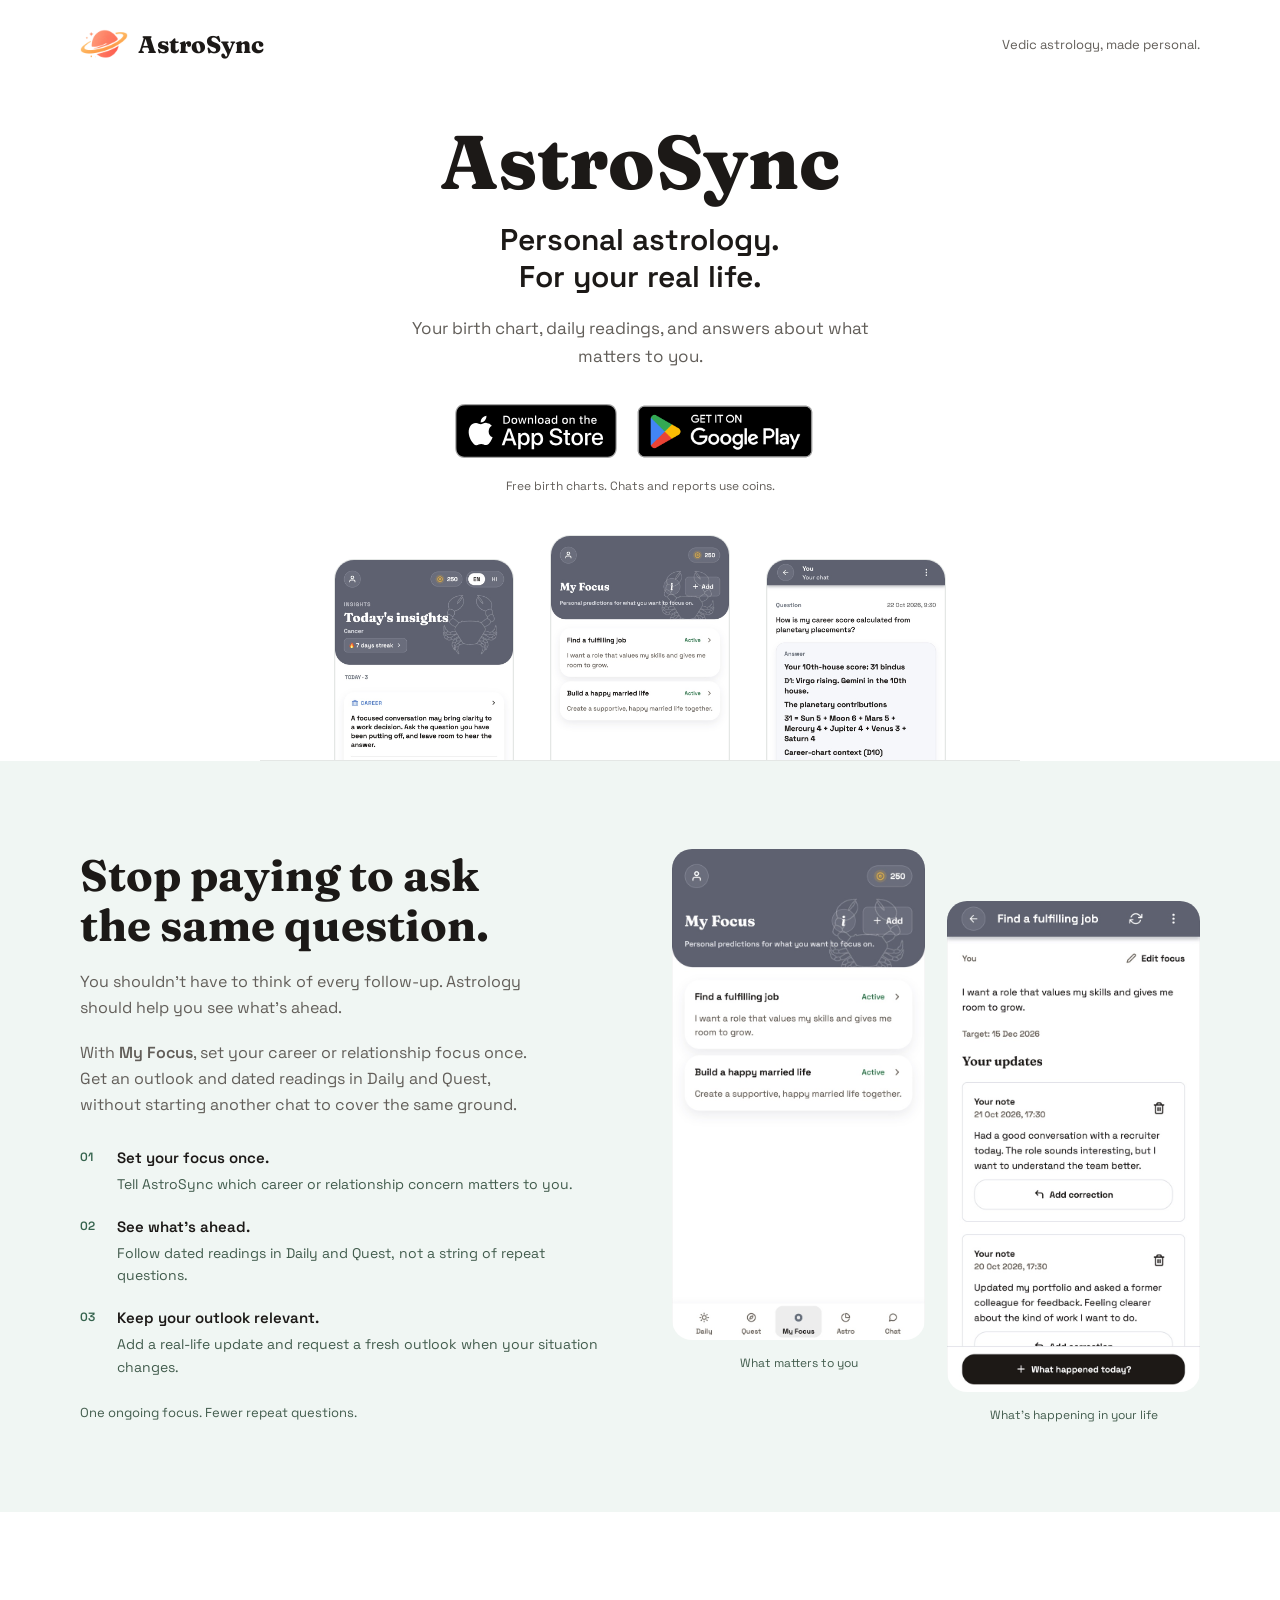
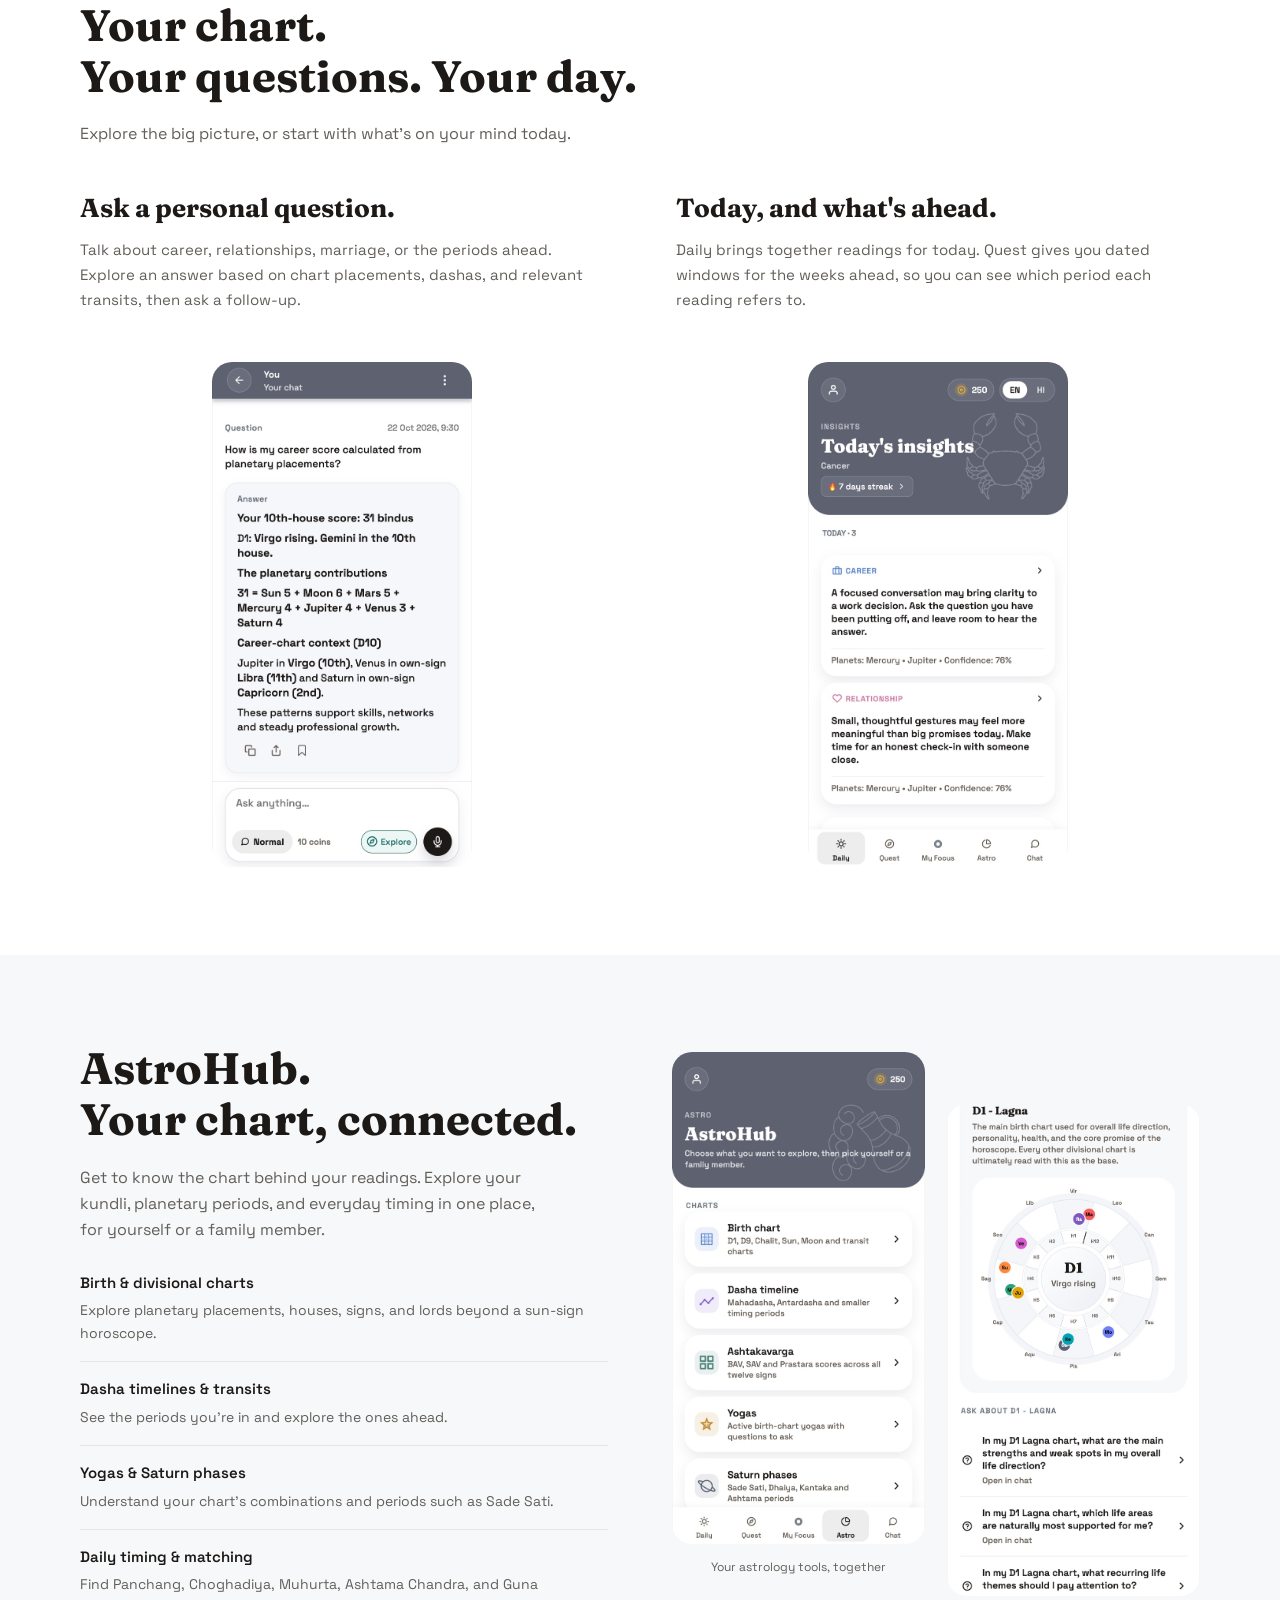
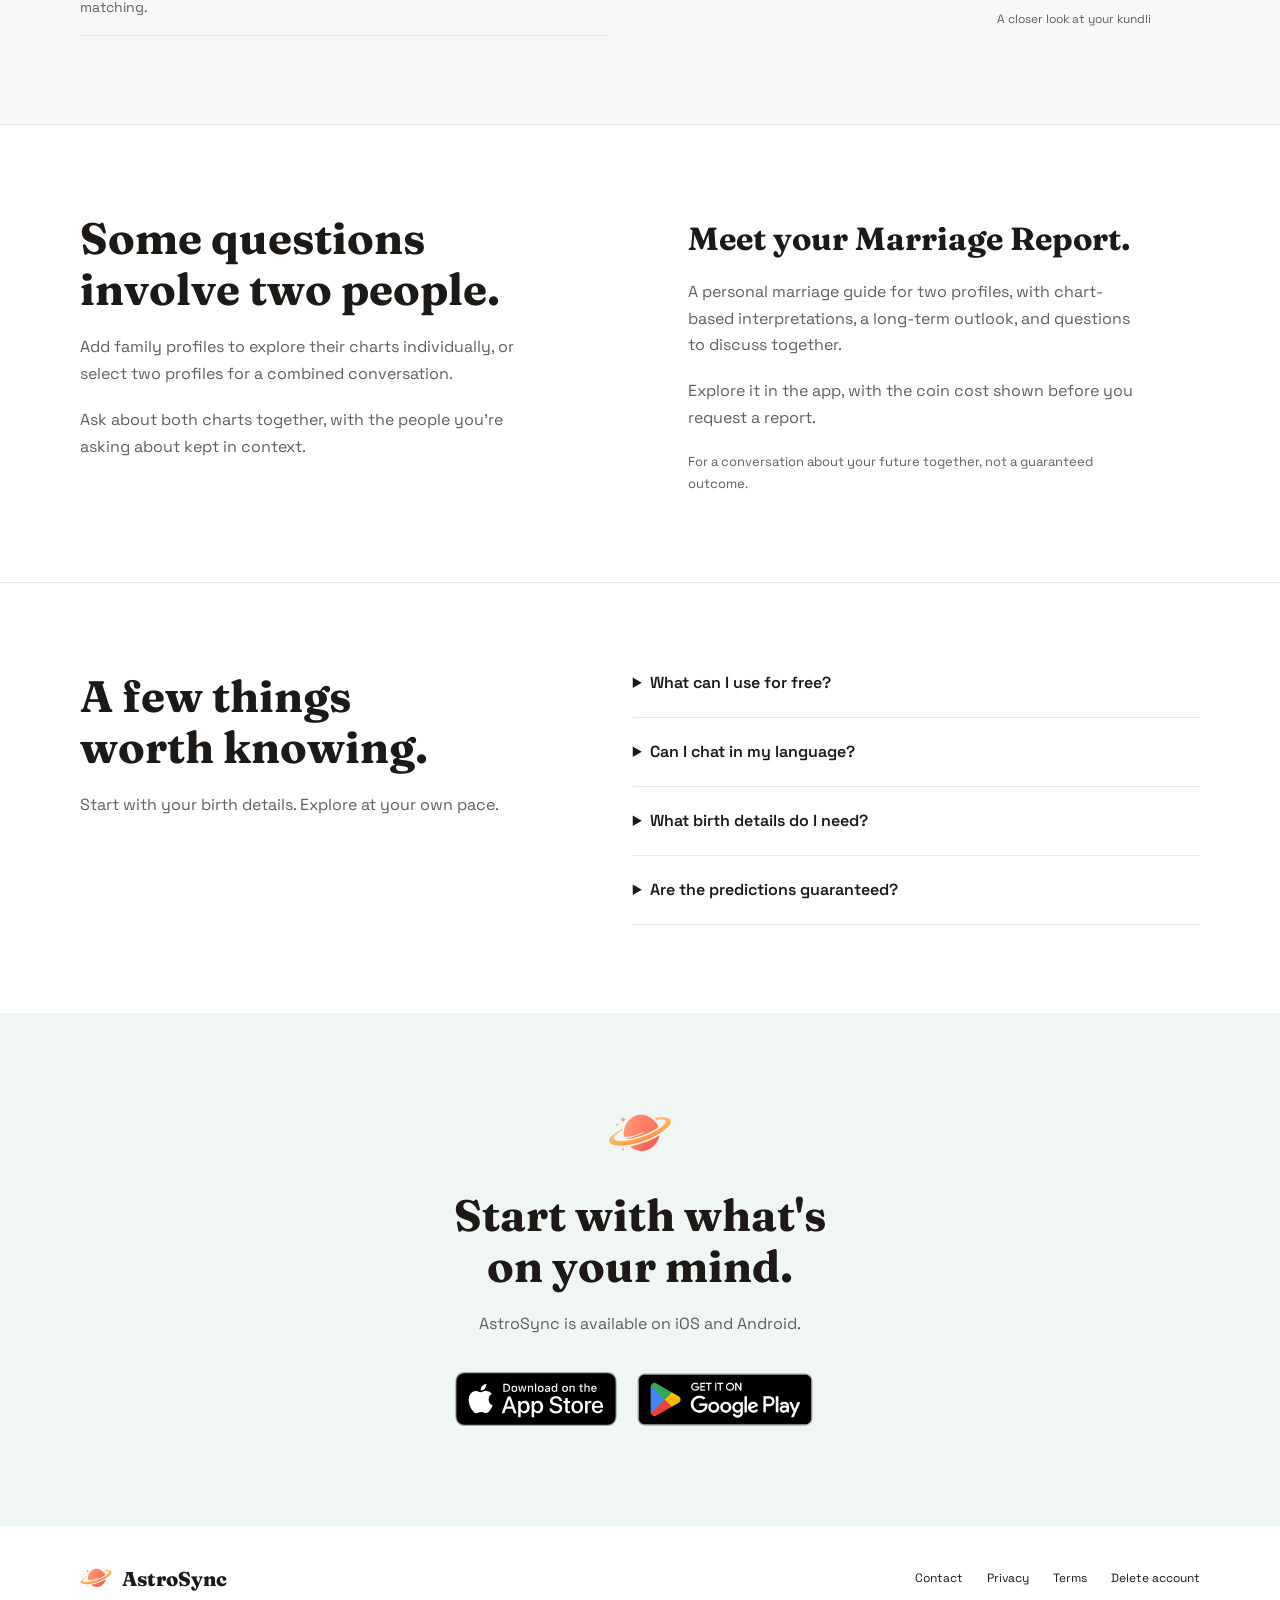
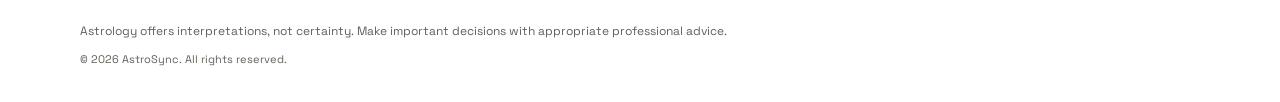
<file: index.html>
<!doctype html>
<html lang="en">
<head>
  <meta charset="utf-8">
  <meta name="viewport" content="width=device-width, initial-scale=1">
  <title>AstroSync | Personal Vedic Astrology, Kundli &amp; Daily Readings</title>
  <meta name="description" content="Explore your free birth chart, ask personal astrology questions, and follow career or relationship concerns with My Focus. Download AstroSync for iOS and Android.">
  <meta name="application-name" content="AstroSync">
  <meta name="robots" content="index, follow">
  <meta name="theme-color" content="#ffffff">
  <meta name="color-scheme" content="light">
  <link rel="canonical" href="https://astrosync.in/">
  <link rel="icon" href="/favicon.ico">
  <link rel="preload" href="/assets/fonts/Fraunces_800ExtraBold.ttf" as="font" type="font/ttf" crossorigin>
  <link rel="preload" href="/assets/fonts/SpaceGrotesk_400Regular.ttf" as="font" type="font/ttf" crossorigin>
  <link rel="stylesheet" href="/assets/landing.css">
  <meta property="og:title" content="AstroSync | Personal astrology for your real life">
  <meta property="og:description" content="Your birth chart. Your questions. Your real-life updates. Discover personal Vedic astrology with AstroSync for iOS and Android.">
  <meta property="og:url" content="https://astrosync.in/">
  <meta property="og:site_name" content="AstroSync">
  <meta property="og:type" content="website">
  <meta property="og:locale" content="en_IN">
  <meta property="og:image" content="https://astrosync.in/assets/brand-logo.png">
  <meta property="og:image:width" content="512">
  <meta property="og:image:height" content="512">
  <meta property="og:image:alt" content="AstroSync's coral planet and golden orbit logo">
  <meta name="twitter:card" content="summary">
  <meta name="twitter:title" content="AstroSync | Personal astrology for your real life">
  <meta name="twitter:description" content="Free birth charts, personal readings, and conversations about what matters to you. Available on iOS and Android.">
  <meta name="twitter:image" content="https://astrosync.in/assets/brand-logo.png">
  <script src="/assets/landing.js" defer></script>
</head>
<body>
  <a class="skip-link" href="#main">Skip to content</a>
  <header class="site-header wrap">
    <a class="brand" href="/" aria-label="AstroSync home">
      <img src="/assets/brand-logo.png" width="48" height="48" alt="">
      <span>AstroSync</span>
    </a>
    <span class="header-note">Vedic astrology, made personal.</span>
  </header>

  <main id="main">
    <section class="hero" aria-labelledby="hero-title">
      <div class="hero-copy wrap">
        <h1 id="hero-title">AstroSync</h1>
        <p class="hero-promise">Personal astrology.<br>For your real life.</p>
        <p class="hero-description">Your birth chart, daily readings, and answers about what matters to you.</p>
        <div class="store-buttons" aria-label="Download AstroSync">
          <a class="store-link" href="https://apps.apple.com/in/app/astrosync-vedic-astrology/id6757424310" target="_blank" rel="noopener noreferrer" data-store="ios" data-placement="hero" aria-label="Download AstroSync on the App Store">
            <img class="apple-badge" src="/assets/badges/app-store.svg" width="162" height="54" alt="Download on the App Store">
          </a>
          <a class="store-link" href="https://play.google.com/store/apps/details?id=in.astrosync.app" target="_blank" rel="noopener noreferrer" data-store="android" data-placement="hero" aria-label="Get AstroSync on Google Play">
            <img class="google-badge" src="/assets/badges/google-play.png" width="200" height="77" alt="Get it on Google Play">
          </a>
        </div>
        <p class="access-note">Free birth charts. Chats and reports use coins.</p>
      </div>
      <div class="hero-glimpse" aria-hidden="true">
        <img src="/assets/screenshots/daily.jpg" width="659" height="1280" alt="" decoding="async">
        <img src="/assets/screenshots/my-focus.jpg" width="659" height="1280" alt="" decoding="async">
        <img src="/assets/screenshots/chat.jpg" width="659" height="1280" alt="" decoding="async">
      </div>
    </section>

    <section class="focus-section section-band" aria-labelledby="focus-title">
      <div class="wrap focus-layout">
        <div class="focus-copy">
          <h2 id="focus-title">Stop paying to ask<br>the same question.</h2>
          <p>You shouldn't have to think of every follow-up. Astrology should help you see what's ahead.</p>
          <p>With <strong>My Focus</strong>, set your career or relationship focus once. Get an outlook and dated readings in Daily and Quest, without starting another chat to cover the same ground.</p>
          <ol class="focus-steps">
            <li><strong>Set your focus once.</strong><span>Tell AstroSync which career or relationship concern matters to you.</span></li>
            <li><strong>See what's ahead.</strong><span>Follow dated readings in Daily and Quest, not a string of repeat questions.</span></li>
            <li><strong>Keep your outlook relevant.</strong><span>Add a real-life update and request a fresh outlook when your situation changes.</span></li>
          </ol>
          <p class="quiet-note">One ongoing focus. Fewer repeat questions.</p>
        </div>
        <div class="focus-screens">
          <figure>
            <img class="app-screen" src="/assets/screenshots/my-focus.jpg" width="659" height="1280" alt="My Focus in AstroSync, with career and relationship concerns" loading="lazy" decoding="async">
            <figcaption>What matters to you</figcaption>
          </figure>
          <figure>
            <img class="app-screen" src="/assets/screenshots/journal.jpg" width="659" height="1280" alt="A My Focus journal with real-life updates and an outlook action" loading="lazy" decoding="async">
            <figcaption>What's happening in your life</figcaption>
          </figure>
        </div>
      </div>
    </section>

    <section class="everyday-section section-band" aria-labelledby="everyday-title">
      <div class="wrap">
        <div class="section-intro">
          <h2 id="everyday-title">Your chart.<br>Your questions. Your day.</h2>
          <p>Explore the big picture, or start with what's on your mind today.</p>
        </div>
        <div class="feature-grid">
          <article class="feature">
            <h3>Ask a personal question.</h3>
            <p>Talk about career, relationships, marriage, or the periods ahead. Explore an answer based on chart placements, dashas, and relevant transits, then ask a follow-up.</p>
            <img class="app-screen" src="/assets/screenshots/chat.jpg" width="659" height="1280" alt="An AstroSync chat answer explaining the birth-chart placements behind a career interpretation" loading="lazy" decoding="async">
          </article>
          <article class="feature">
            <h3>Today, and what's ahead.</h3>
            <p>Daily brings together readings for today. Quest gives you dated windows for the weeks ahead, so you can see which period each reading refers to.</p>
            <img class="app-screen" src="/assets/screenshots/daily.jpg" width="659" height="1280" alt="Today's personal Daily readings in AstroSync" loading="lazy" decoding="async">
          </article>
        </div>
      </div>
    </section>

    <section class="astrohub-section section-band" id="astrohub" aria-labelledby="astrohub-title">
      <div class="wrap astrohub-layout">
        <div class="astrohub-copy">
          <h2 id="astrohub-title">AstroHub.<br>Your chart, connected.</h2>
          <p>Get to know the chart behind your readings. Explore your kundli, planetary periods, and everyday timing in one place, for yourself or a family member.</p>
          <dl class="hub-tools">
            <div><dt>Birth &amp; divisional charts</dt><dd>Explore planetary placements, houses, signs, and lords beyond a sun-sign horoscope.</dd></div>
            <div><dt>Dasha timelines &amp; transits</dt><dd>See the periods you're in and explore the ones ahead.</dd></div>
            <div><dt>Yogas &amp; Saturn phases</dt><dd>Understand your chart's combinations and periods such as Sade Sati.</dd></div>
            <div><dt>Daily timing &amp; matching</dt><dd>Find Panchang, Choghadiya, Muhurta, Ashtama Chandra, and Guna matching.</dd></div>
          </dl>
        </div>
        <div class="astrohub-screens">
          <figure>
            <img class="app-screen" src="/assets/screenshots/astrohub.jpg" width="659" height="1280" alt="AstroHub's collection of birth charts, dasha timelines, yogas, and daily timing tools" loading="lazy" decoding="async">
            <figcaption>Your astrology tools, together</figcaption>
          </figure>
          <figure>
            <img class="app-screen" src="/assets/screenshots/birth-chart.jpg" width="659" height="1280" alt="AstroSync's D1 birth chart with planetary placements and chart details" loading="lazy" decoding="async">
            <figcaption>A closer look at your kundli</figcaption>
          </figure>
        </div>
      </div>
    </section>

    <section class="together-section section-band" aria-labelledby="together-title">
      <div class="wrap together-layout">
        <div>
          <h2 id="together-title">Some questions<br>involve two people.</h2>
          <p>Add family profiles to explore their charts individually, or select two profiles for a combined conversation.</p>
          <p>Ask about both charts together, with the people you're asking about kept in context.</p>
        </div>
        <article class="report-feature">
          <h3>Meet your Marriage Report.</h3>
          <p>A personal marriage guide for two profiles, with chart-based interpretations, a long-term outlook, and questions to discuss together.</p>
          <p>Explore it in the app, with the coin cost shown before you request a report.</p>
          <p class="report-note">For a conversation about your future together, not a guaranteed outcome.</p>
        </article>
      </div>
    </section>

    <section class="questions-section section-band" aria-labelledby="questions-title">
      <div class="wrap questions-layout">
        <div>
          <h2 id="questions-title">A few things<br>worth knowing.</h2>
          <p>Start with your birth details. Explore at your own pace.</p>
        </div>
        <div class="questions">
          <details>
            <summary>What can I use for free?</summary>
            <p>You can explore your birth chart for free. Some features, including chats and reports, use coins. Costs are shown in the app. You can earn coins through available rewards or buy a coin pack.</p>
          </details>
          <details>
            <summary>Can I chat in my language?</summary>
            <p>Yes. AstroSync chat supports most major languages worldwide, including Hindi and English. Ask in the language you're most comfortable with. Many app menus are currently in English.</p>
          </details>
          <details>
            <summary>What birth details do I need?</summary>
            <p>Your date of birth, time of birth, and birthplace. Enter them carefully: these details are used to calculate your chart and are not editable after setup.</p>
          </details>
          <details>
            <summary>Are the predictions guaranteed?</summary>
            <p>No. Astrology provides interpretations and possibilities, not guaranteed events. AstroSync uses Swiss Ephemeris for chart calculations; precise planetary positions do not make an interpretation certain. Readings are not a substitute for medical, legal, financial, or other professional advice.</p>
          </details>
        </div>
      </div>
    </section>

    <section class="download-section section-band" id="download" aria-labelledby="download-title">
      <div class="wrap">
        <img src="/assets/brand-logo.png" width="64" height="64" alt="" loading="lazy">
        <h2 id="download-title">Start with what's<br>on your mind.</h2>
        <p>AstroSync is available on iOS and Android.</p>
        <div class="store-buttons" aria-label="Download AstroSync">
          <a class="store-link" href="https://apps.apple.com/in/app/astrosync-vedic-astrology/id6757424310" target="_blank" rel="noopener noreferrer" data-store="ios" data-placement="footer" aria-label="Download AstroSync on the App Store">
            <img class="apple-badge" src="/assets/badges/app-store.svg" width="162" height="54" alt="Download on the App Store" loading="lazy">
          </a>
          <a class="store-link" href="https://play.google.com/store/apps/details?id=in.astrosync.app" target="_blank" rel="noopener noreferrer" data-store="android" data-placement="footer" aria-label="Get AstroSync on Google Play">
            <img class="google-badge" src="/assets/badges/google-play.png" width="200" height="77" alt="Get it on Google Play" loading="lazy">
          </a>
        </div>
      </div>
    </section>
  </main>

  <footer class="site-footer wrap">
    <div class="footer-top">
      <a class="brand" href="/" aria-label="AstroSync home">
        <img src="/assets/brand-logo.png" width="32" height="32" alt="" loading="lazy">
        <span>AstroSync</span>
      </a>
      <nav aria-label="Support and legal">
        <a href="mailto:hello@astrosync.in">Contact</a>
        <a href="/privacy-policy.html">Privacy</a>
        <a href="/terms-of-service.html">Terms</a>
        <a href="https://app.astrosync.in/delete-account">Delete account</a>
      </nav>
    </div>
    <p>Astrology offers interpretations, not certainty. Make important decisions with appropriate professional advice.</p>
    <small>&copy; 2026 AstroSync. All rights reserved.</small>
  </footer>
</body>
</html>
</file>
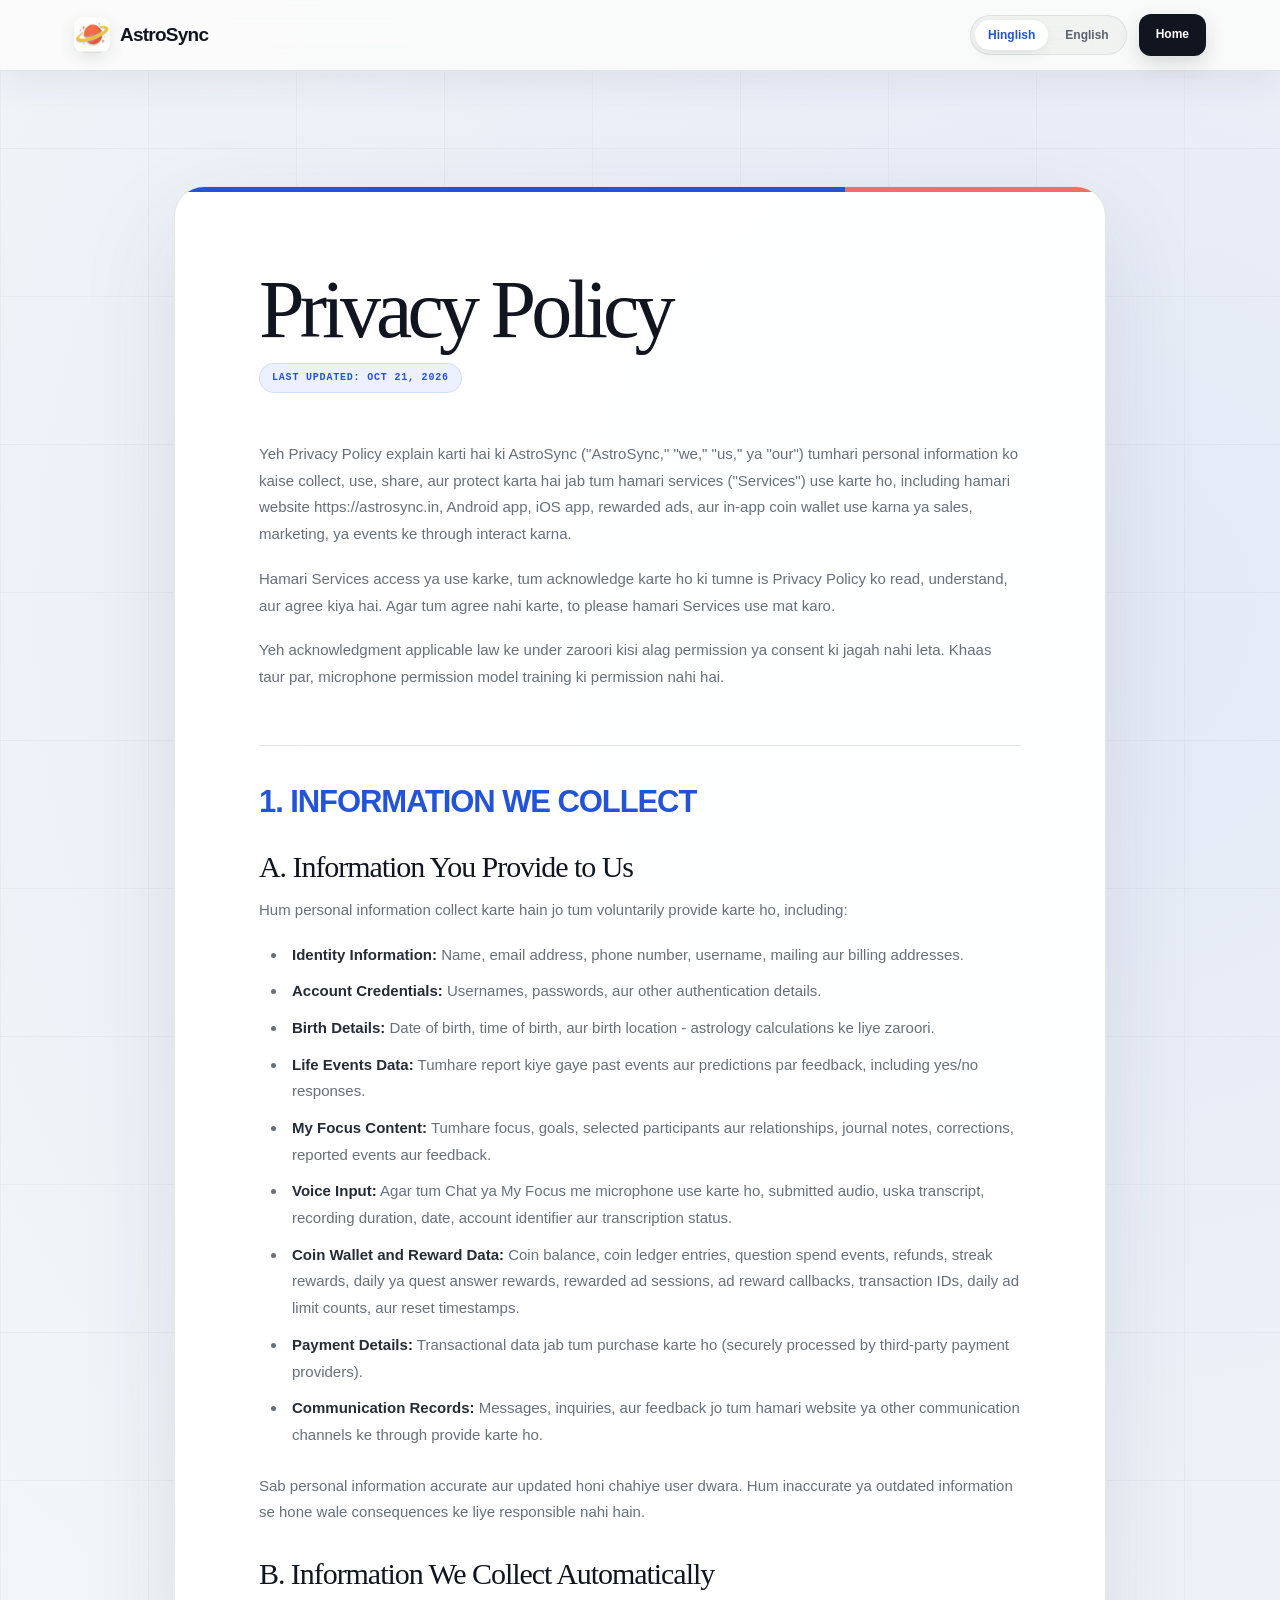
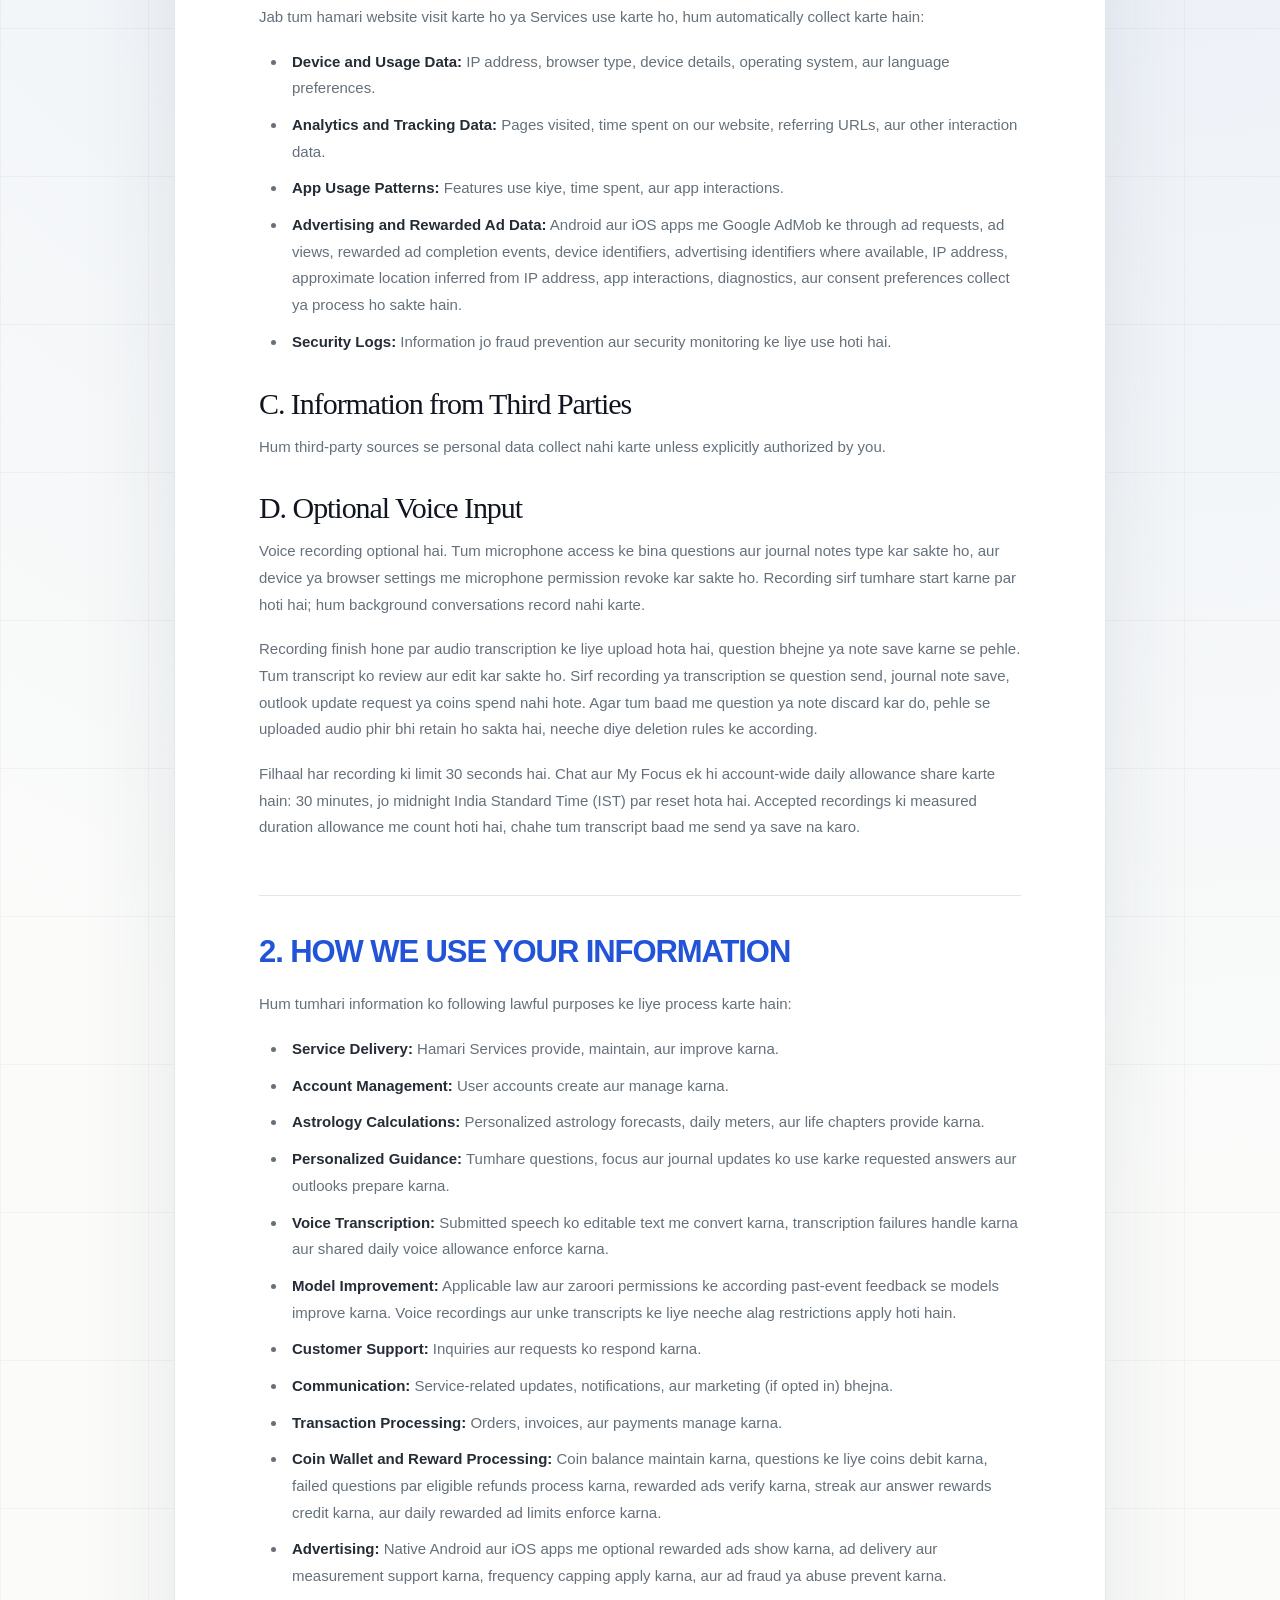
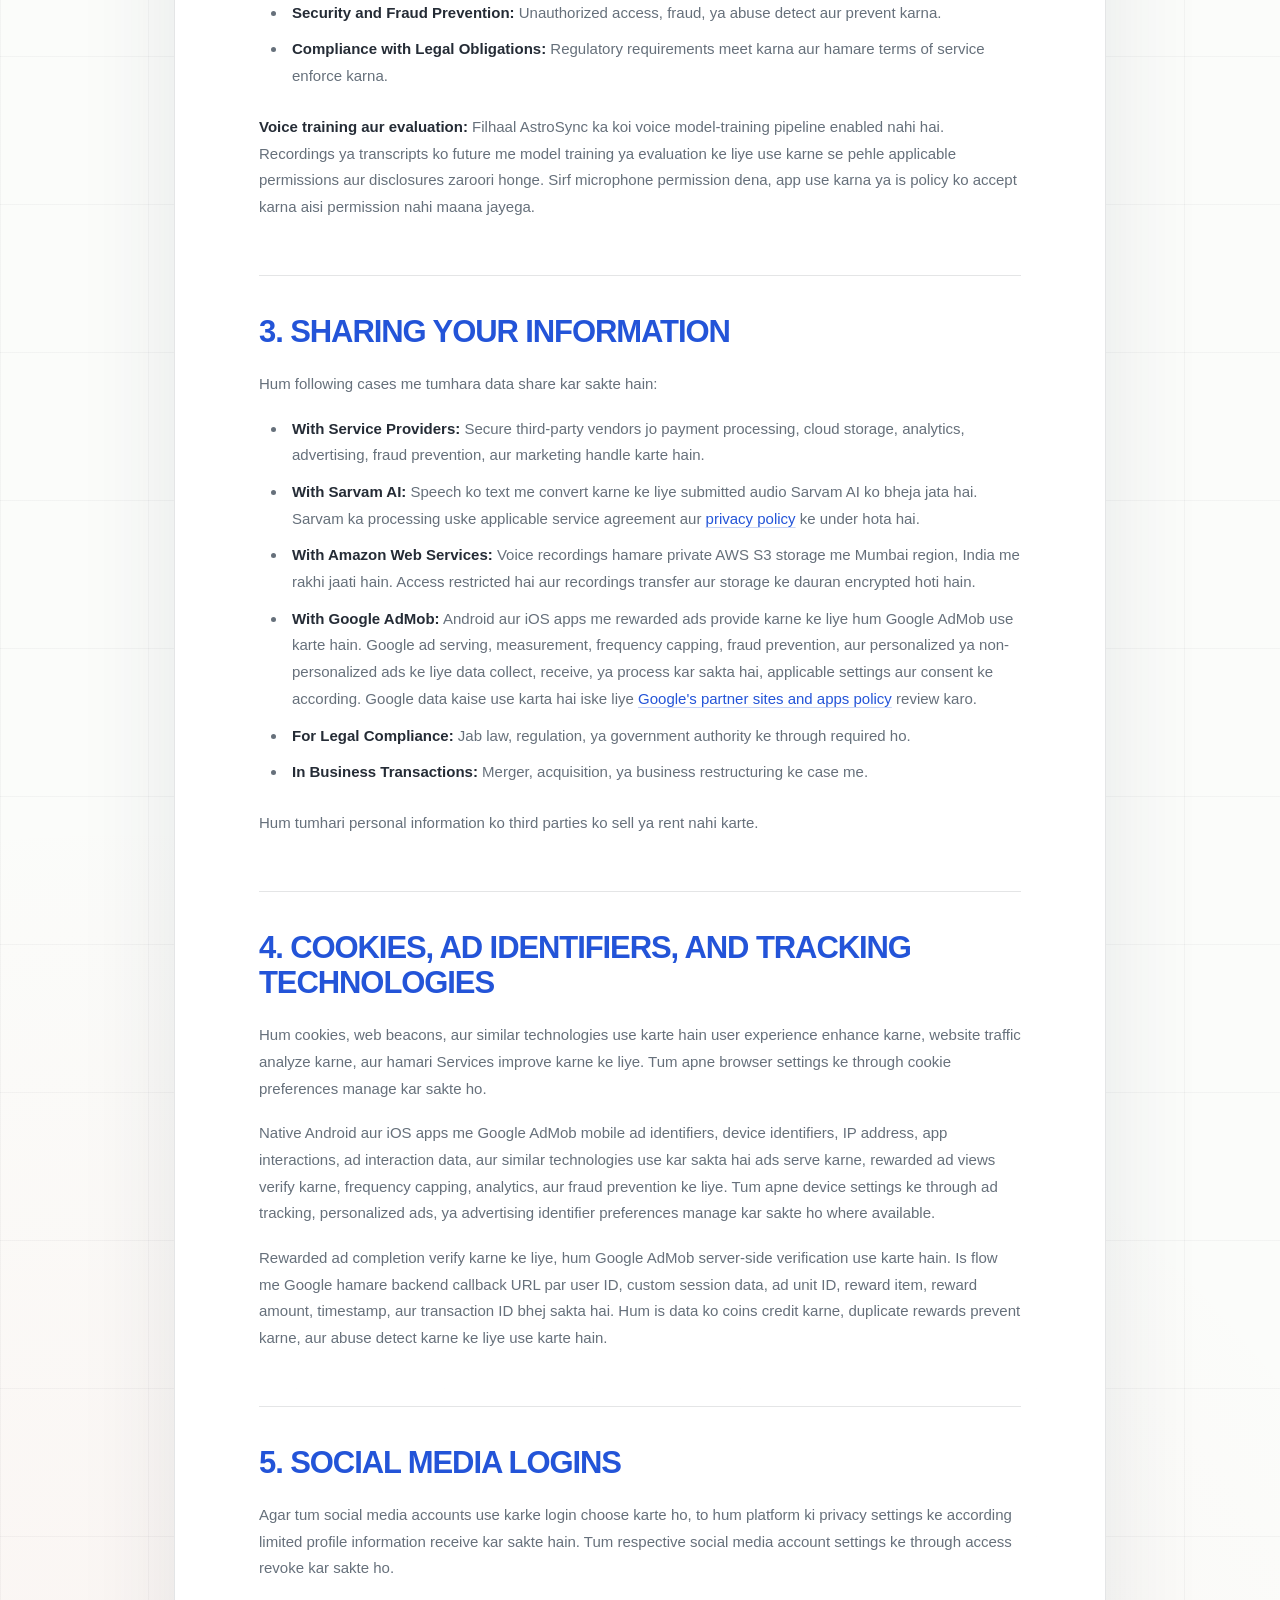
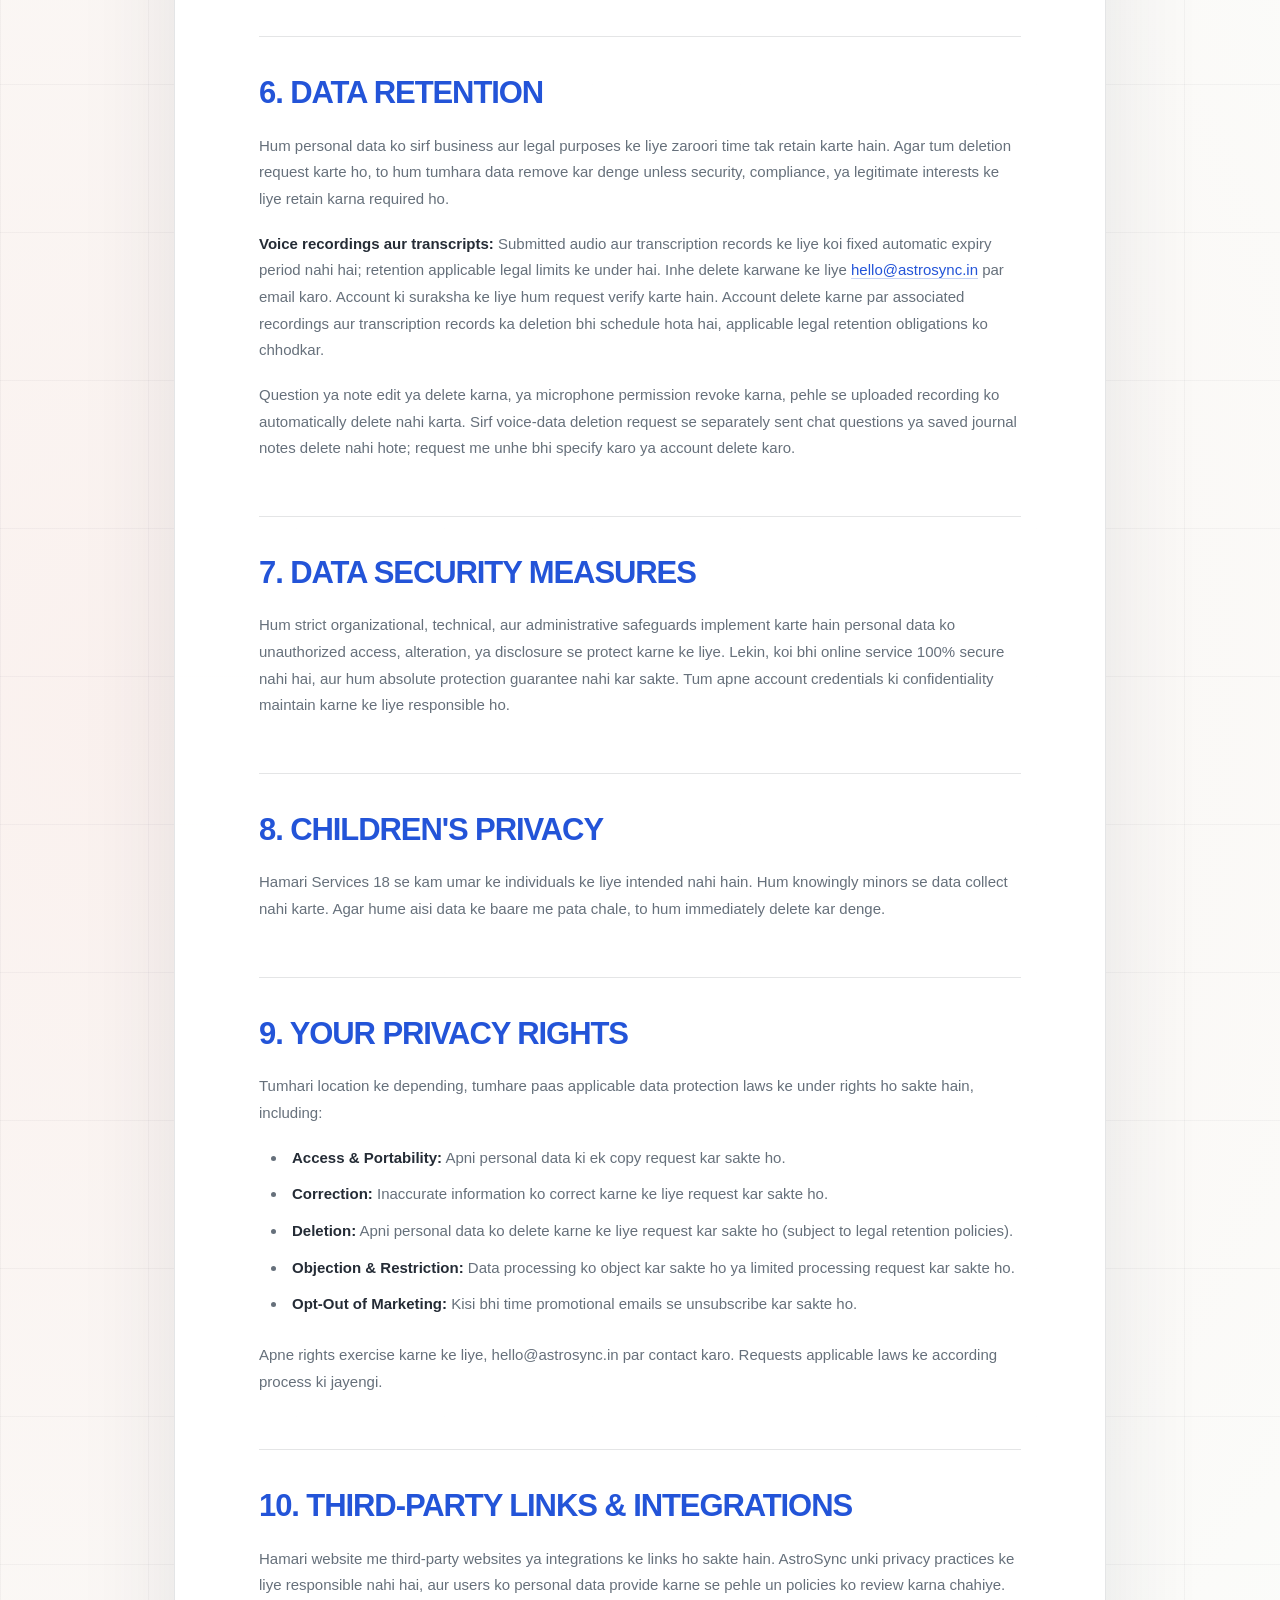
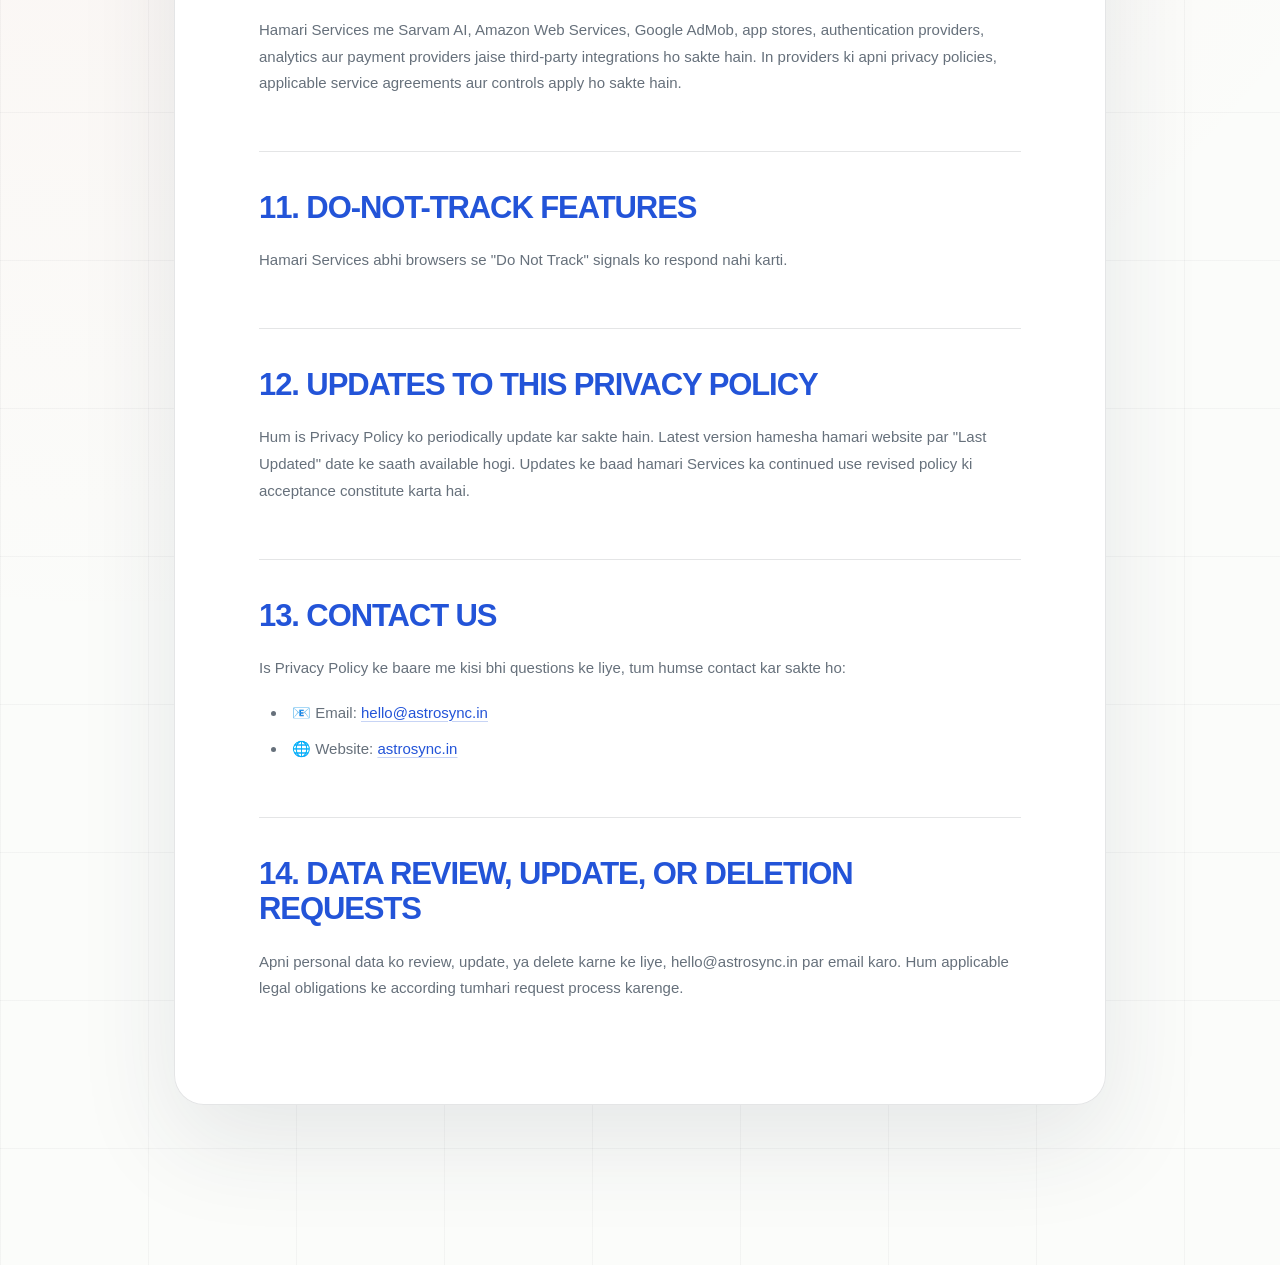
<file: privacy-policy.html>
<!DOCTYPE html>
<html lang="hi">
<head>
    <meta charset="UTF-8">
    <meta name="viewport" content="width=device-width, initial-scale=1.0">
    <title>Privacy Policy | AstroSync</title>
    <meta name="description" content="AstroSync Privacy Policy covering the website, mobile apps, Chat and My Focus voice input, recordings, rewarded ads, coin wallet, and personal data rights.">
    <link rel="canonical" href="https://astrosync.in/privacy-policy.html">
    <link rel="icon" href="/favicon.ico">
    <script async src="https://www.googletagmanager.com/gtag/js?id=G-KCZBN5Z8LP"></script>
    <script>
        window.dataLayer = window.dataLayer || [];
        function gtag(){dataLayer.push(arguments);}
        gtag('js', new Date());
        gtag('config', 'G-KCZBN5Z8LP');
    </script>
    <style>
        @import url('https://fonts.googleapis.com/css2?family=Fraunces:wght@600;700;800&family=Space+Grotesk:wght@400;500;600&display=swap');

        /* --- VARIABLES --- */
        :root {
            --bg-color: #FFF8F0;
            --text-color: #1A1A1A;
            --text-muted: #5F5F5F;
            --primary: #FF5A5F;
            --accent: #FFB400;
            --card-bg: #FFFFFF;
            --border-radius: 24px;
            --radius-xl: 32px;
            --shadow-soft: 0 30px 70px rgba(26, 16, 8, 0.18), inset 0 1px 0 rgba(255, 255, 255, 0.35);
            --glass-bg: rgba(255, 255, 255, 0.24);
            --glass-bg-strong: rgba(255, 255, 255, 0.34);
            --glass-border: rgba(255, 255, 255, 0.45);
            --glass-border-strong: rgba(255, 255, 255, 0.65);
            --glass-shadow: 0 30px 70px rgba(20, 12, 8, 0.18), inset 0 1px 0 rgba(255, 255, 255, 0.35);
            --glass-blur: 22px;
            --font-main: "Space Grotesk", "Avenir Next", "Gill Sans", sans-serif;
            --font-display: "Fraunces", "Times New Roman", serif;
        }

        * { margin: 0; padding: 0; box-sizing: border-box; }
        html { scroll-behavior: smooth; }
        .lang { display: none; }
        body[data-lang="hi"] .lang-hi { display: inline; }
        body[data-lang="hi"] .lang-en { display: none; }
        body[data-lang="en"] .lang-en { display: inline; }
        body[data-lang="en"] .lang-hi { display: none; }

        body {
            background-color: var(--bg-color);
            background-image:
                radial-gradient(circle at 15% 10%, rgba(255, 196, 115, 0.09), transparent 40%),
                radial-gradient(circle at 85% 0%, rgba(255, 90, 95, 0.06), transparent 42%),
                radial-gradient(circle at 80% 80%, rgba(255, 214, 145, 0.07), transparent 44%);
            color: var(--text-color);
            font-family: var(--font-main);
            line-height: 1.6;
            -webkit-font-smoothing: antialiased;
            overflow-x: hidden;
            position: relative;
        }

        body::before,
        body::after {
            content: '';
            position: fixed;
            width: 55vw;
            height: 55vw;
            border-radius: 50%;
            filter: blur(70px);
            opacity: 0.7;
            z-index: 0;
            pointer-events: none;
        }

        body > * {
            position: relative;
            z-index: 1;
        }

        body::before {
            top: -10vh;
            left: -15vw;
            background: radial-gradient(circle, rgba(255, 90, 95, 0.16), transparent 68%);
        }

        body::after {
            bottom: -20vh;
            right: -10vw;
            background: radial-gradient(circle, rgba(255, 200, 125, 0.19), transparent 62%);
        }

        h1, h2, h3 {
            font-family: var(--font-display);
            letter-spacing: -0.03em;
            line-height: 1.1;
            color: #111;
        }

        p { color: var(--text-muted); }

        .container {
            max-width: 1120px;
            margin: 0 auto;
            padding: 0 24px;
            width: 100%;
        }

        nav {
            padding: 24px 0;
            position: sticky;
            top: 0;
            z-index: 5;
            background: rgba(255, 255, 255, 0.2);
            backdrop-filter: blur(18px) saturate(170%);
            -webkit-backdrop-filter: blur(18px) saturate(170%);
            border-bottom: 1px solid rgba(255, 255, 255, 0.5);
            box-shadow: 0 14px 40px rgba(20, 12, 8, 0.08);
        }
        .nav-inner {
            display: flex;
            justify-content: space-between;
            align-items: center;
            gap: 16px;
        }
        .logo {
            font-weight: 800;
            font-size: 1.4rem;
            display: flex;
            align-items: center;
            gap: 8px;
            text-decoration: none;
            color: #111;
        }
        .logo-dot {
            width: 12px;
            height: 12px;
            background: var(--primary);
            border-radius: 50%;
        }
        .nav-actions {
            display: flex;
            align-items: center;
            gap: 12px;
            flex-wrap: wrap;
        }
        .lang-toggle {
            display: inline-flex;
            align-items: center;
            gap: 4px;
            padding: 4px;
            border-radius: 999px;
            background: rgba(255, 255, 255, 0.28);
            border: 1px solid rgba(255, 255, 255, 0.55);
            box-shadow: 0 10px 24px rgba(20, 12, 8, 0.12), inset 0 1px 0 rgba(255, 255, 255, 0.45);
            backdrop-filter: blur(var(--glass-blur)) saturate(170%);
            -webkit-backdrop-filter: blur(var(--glass-blur)) saturate(170%);
        }
        .lang-label-short {
            display: none;
        }
        .lang-btn {
            border: none;
            background: transparent;
            padding: 6px 12px;
            border-radius: 999px;
            font-weight: 600;
            font-size: 0.78rem;
            color: #333;
            cursor: pointer;
            transition: all 0.2s ease;
        }
        .lang-btn.is-active {
            background: rgba(255, 255, 255, 0.85);
            color: #111;
            box-shadow: inset 0 1px 0 rgba(255, 255, 255, 0.6), 0 8px 20px rgba(20, 12, 8, 0.12);
        }

        .btn {
            display: inline-flex;
            align-items: center;
            justify-content: center;
            padding: 10px 20px;
            border-radius: 100px;
            font-weight: 600;
            font-size: 0.9rem;
            cursor: pointer;
            transition: all 0.2s ease;
            text-decoration: none;
            border: none;
            white-space: nowrap;
            background-color: rgba(255, 255, 255, 0.3);
            color: #111;
            border: 1px solid var(--glass-border-strong);
            box-shadow: 0 14px 30px rgba(20, 12, 8, 0.12), inset 0 1px 0 rgba(255, 255, 255, 0.45);
            backdrop-filter: blur(var(--glass-blur)) saturate(170%);
            -webkit-backdrop-filter: blur(var(--glass-blur)) saturate(170%);
        }
        .btn:hover {
            border-color: rgba(255, 255, 255, 0.9);
        }

        .content-section {
            padding: 80px 0 100px;
        }

        .content-card {
            background: rgba(255, 255, 255, 0.28);
            border-radius: var(--border-radius);
            padding: 48px;
            border: 1px solid rgba(255, 255, 255, 0.55);
            box-shadow: var(--glass-shadow);
            backdrop-filter: blur(var(--glass-blur)) saturate(170%);
            -webkit-backdrop-filter: blur(var(--glass-blur)) saturate(170%);
            margin-bottom: 40px;
        }

        .content-card h1 {
            font-size: clamp(2rem, 4vw, 3rem);
            margin-bottom: 16px;
        }

        .content-card .last-updated {
            font-size: 0.9rem;
            color: #777;
            margin-bottom: 32px;
        }

        .content-card h2 {
            font-size: 1.5rem;
            margin-top: 40px;
            margin-bottom: 16px;
            color: #111;
        }

        .content-card h3 {
            font-size: 1.2rem;
            margin-top: 28px;
            margin-bottom: 12px;
            color: #111;
        }

        .content-card p {
            margin-bottom: 16px;
            line-height: 1.8;
        }

        .content-card ul, .content-card ol {
            margin-left: 24px;
            margin-bottom: 16px;
            color: var(--text-muted);
        }

        .content-card li {
            margin-bottom: 8px;
            line-height: 1.8;
        }

        .contact-info {
            margin-top: 40px;
            padding: 24px;
            background: rgba(255, 255, 255, 0.2);
            border-radius: 16px;
            border: 1px solid rgba(255, 255, 255, 0.4);
        }

        @media (max-width: 768px) {
            .container {
                padding: 0 20px;
            }
            .content-card {
                padding: 32px 24px;
            }
            .nav-inner {
                flex-direction: row;
                align-items: center;
            }
        }

        @media (max-width: 480px) {
            .nav-actions {
                gap: 8px;
            }
            .lang-toggle { padding: 2px; }
            .lang-btn { padding: 4px 8px; font-size: 0.7rem; }
            .lang-label-full { display: none; }
            .lang-label-short { display: inline; }
            .content-card {
                padding: 24px 20px;
            }
        }
    </style>
    <link rel="stylesheet" href="/assets/legal.css">
</head>
<body data-lang="hi">

    <nav>
        <div class="container nav-inner">
            <a href="/" class="logo"><img class="legal-brand-icon" src="/astrosync-original.png" alt=""> AstroSync</a>
            <div class="nav-actions">
                <div class="lang-toggle" role="group" aria-label="Language toggle">
                    <button class="lang-btn is-active" type="button" data-lang="hi" aria-pressed="true">
                        <span class="lang-label-full">Hinglish</span>
                        <span class="lang-label-short" aria-hidden="true">HI</span>
                    </button>
                    <button class="lang-btn" type="button" data-lang="en" aria-pressed="false">
                        <span class="lang-label-full">English</span>
                        <span class="lang-label-short" aria-hidden="true">EN</span>
                    </button>
                </div>
                <a class="btn" href="/"><span class="lang lang-hi">Home</span><span class="lang lang-en">Home</span></a>
            </div>
        </div>
    </nav>

    <section class="content-section">
        <div class="container">
            <div class="content-card">
                <h1><span class="lang lang-hi">Privacy Policy</span><span class="lang lang-en">Privacy Policy</span></h1>
                <p class="last-updated"><span class="lang lang-hi">Last Updated: Oct 21, 2026</span><span class="lang lang-en">Last Updated: Oct 21, 2026</span></p>

                <p><span class="lang lang-hi">Yeh Privacy Policy explain karti hai ki AstroSync ("AstroSync," "we," "us," ya "our") tumhari personal information ko kaise collect, use, share, aur protect karta hai jab tum hamari services ("Services") use karte ho, including hamari website https://astrosync.in, Android app, iOS app, rewarded ads, aur in-app coin wallet use karna ya sales, marketing, ya events ke through interact karna.</span><span class="lang lang-en">This Privacy Policy explains how AstroSync ("AstroSync," "we," "us," or "our") collects, uses, shares, and protects your personal information when you use our services ("Services"), including visiting our website https://astrosync.in, using our Android app, iOS app, rewarded ads, and in-app coin wallet, or interacting with us through other means such as sales, marketing, or events.</span></p>

                <p><span class="lang lang-hi">Hamari Services access ya use karke, tum acknowledge karte ho ki tumne is Privacy Policy ko read, understand, aur agree kiya hai. Agar tum agree nahi karte, to please hamari Services use mat karo.</span><span class="lang lang-en">By accessing or using our Services, you acknowledge that you have read, understood, and agreed to this Privacy Policy. If you do not agree, please do not use our Services.</span></p>
                <p><span class="lang lang-hi">Yeh acknowledgment applicable law ke under zaroori kisi alag permission ya consent ki jagah nahi leta. Khaas taur par, microphone permission model training ki permission nahi hai.</span><span class="lang lang-en">This acknowledgment does not replace any separate permission or consent required by applicable law. In particular, microphone permission is not permission for model training.</span></p>

                <h2><span class="lang lang-hi">1. INFORMATION WE COLLECT</span><span class="lang lang-en">1. INFORMATION WE COLLECT</span></h2>

                <h3><span class="lang lang-hi">A. Information You Provide to Us</span><span class="lang lang-en">A. Information You Provide to Us</span></h3>
                <p><span class="lang lang-hi">Hum personal information collect karte hain jo tum voluntarily provide karte ho, including:</span><span class="lang lang-en">We collect personal information that you voluntarily provide, including:</span></p>
                <ul>
                    <li><span class="lang lang-hi"><strong>Identity Information:</strong> Name, email address, phone number, username, mailing aur billing addresses.</span><span class="lang lang-en"><strong>Identity Information:</strong> Name, email address, phone number, username, mailing and billing addresses.</span></li>
                    <li><span class="lang lang-hi"><strong>Account Credentials:</strong> Usernames, passwords, aur other authentication details.</span><span class="lang lang-en"><strong>Account Credentials:</strong> Usernames, passwords, and other authentication details.</span></li>
                    <li><span class="lang lang-hi"><strong>Birth Details:</strong> Date of birth, time of birth, aur birth location - astrology calculations ke liye zaroori.</span><span class="lang lang-en"><strong>Birth Details:</strong> Date of birth, time of birth, and birth location - required for astrology calculations.</span></li>
                    <li><span class="lang lang-hi"><strong>Life Events Data:</strong> Tumhare report kiye gaye past events aur predictions par feedback, including yes/no responses.</span><span class="lang lang-en"><strong>Life Events Data:</strong> Past events you report and feedback on predictions, including yes/no responses.</span></li>
                    <li><span class="lang lang-hi"><strong>My Focus Content:</strong> Tumhare focus, goals, selected participants aur relationships, journal notes, corrections, reported events aur feedback.</span><span class="lang lang-en"><strong>My Focus Content:</strong> Your focuses, goals, selected participants and relationships, journal notes, corrections, reported events, and feedback.</span></li>
                    <li><span class="lang lang-hi"><strong>Voice Input:</strong> Agar tum Chat ya My Focus me microphone use karte ho, submitted audio, uska transcript, recording duration, date, account identifier aur transcription status.</span><span class="lang lang-en"><strong>Voice Input:</strong> If you use the microphone in Chat or My Focus, submitted audio, its transcript, recording duration, date, account identifier, and transcription status.</span></li>
                    <li><span class="lang lang-hi"><strong>Coin Wallet and Reward Data:</strong> Coin balance, coin ledger entries, question spend events, refunds, streak rewards, daily ya quest answer rewards, rewarded ad sessions, ad reward callbacks, transaction IDs, daily ad limit counts, aur reset timestamps.</span><span class="lang lang-en"><strong>Coin Wallet and Reward Data:</strong> Coin balance, coin ledger entries, question spend events, refunds, streak rewards, daily or quest answer rewards, rewarded ad sessions, ad reward callbacks, transaction IDs, daily ad limit counts, and reset timestamps.</span></li>
                    <li><span class="lang lang-hi"><strong>Payment Details:</strong> Transactional data jab tum purchase karte ho (securely processed by third-party payment providers).</span><span class="lang lang-en"><strong>Payment Details:</strong> Transactional data when you make a purchase (processed securely by third-party payment providers).</span></li>
                    <li><span class="lang lang-hi"><strong>Communication Records:</strong> Messages, inquiries, aur feedback jo tum hamari website ya other communication channels ke through provide karte ho.</span><span class="lang lang-en"><strong>Communication Records:</strong> Messages, inquiries, and feedback you provide through our website or other communication channels.</span></li>
                </ul>
                <p><span class="lang lang-hi">Sab personal information accurate aur updated honi chahiye user dwara. Hum inaccurate ya outdated information se hone wale consequences ke liye responsible nahi hain.</span><span class="lang lang-en">All personal information must be accurate and updated by the user. We are not responsible for consequences arising from inaccurate or outdated information.</span></p>

                <h3><span class="lang lang-hi">B. Information We Collect Automatically</span><span class="lang lang-en">B. Information We Collect Automatically</span></h3>
                <p><span class="lang lang-hi">Jab tum hamari website visit karte ho ya Services use karte ho, hum automatically collect karte hain:</span><span class="lang lang-en">When you visit our website or use our Services, we automatically collect:</span></p>
                <ul>
                    <li><span class="lang lang-hi"><strong>Device and Usage Data:</strong> IP address, browser type, device details, operating system, aur language preferences.</span><span class="lang lang-en"><strong>Device and Usage Data:</strong> IP address, browser type, device details, operating system, and language preferences.</span></li>
                    <li><span class="lang lang-hi"><strong>Analytics and Tracking Data:</strong> Pages visited, time spent on our website, referring URLs, aur other interaction data.</span><span class="lang lang-en"><strong>Analytics and Tracking Data:</strong> Pages visited, time spent on our website, referring URLs, and other interaction data.</span></li>
                    <li><span class="lang lang-hi"><strong>App Usage Patterns:</strong> Features use kiye, time spent, aur app interactions.</span><span class="lang lang-en"><strong>App Usage Patterns:</strong> Features used, time spent, and app interactions.</span></li>
                    <li><span class="lang lang-hi"><strong>Advertising and Rewarded Ad Data:</strong> Android aur iOS apps me Google AdMob ke through ad requests, ad views, rewarded ad completion events, device identifiers, advertising identifiers where available, IP address, approximate location inferred from IP address, app interactions, diagnostics, aur consent preferences collect ya process ho sakte hain.</span><span class="lang lang-en"><strong>Advertising and Rewarded Ad Data:</strong> In the Android and iOS apps, Google AdMob may collect or process ad requests, ad views, rewarded ad completion events, device identifiers, advertising identifiers where available, IP address, approximate location inferred from IP address, app interactions, diagnostics, and consent preferences.</span></li>
                    <li><span class="lang lang-hi"><strong>Security Logs:</strong> Information jo fraud prevention aur security monitoring ke liye use hoti hai.</span><span class="lang lang-en"><strong>Security Logs:</strong> Information used for fraud prevention and security monitoring.</span></li>
                </ul>

                <h3><span class="lang lang-hi">C. Information from Third Parties</span><span class="lang lang-en">C. Information from Third Parties</span></h3>
                <p><span class="lang lang-hi">Hum third-party sources se personal data collect nahi karte unless explicitly authorized by you.</span><span class="lang lang-en">We do not collect personal data from third-party sources unless explicitly authorized by you.</span></p>

                <h3 id="voice-input"><span class="lang lang-hi">D. Optional Voice Input</span><span class="lang lang-en">D. Optional Voice Input</span></h3>
                <p><span class="lang lang-hi">Voice recording optional hai. Tum microphone access ke bina questions aur journal notes type kar sakte ho, aur device ya browser settings me microphone permission revoke kar sakte ho. Recording sirf tumhare start karne par hoti hai; hum background conversations record nahi karte.</span><span class="lang lang-en">Voice recording is optional. You can type questions and journal notes without microphone access and revoke microphone permission in your device or browser settings. Recording starts only when you initiate it; we do not record background conversations.</span></p>
                <p><span class="lang lang-hi">Recording finish hone par audio transcription ke liye upload hota hai, question bhejne ya note save karne se pehle. Tum transcript ko review aur edit kar sakte ho. Sirf recording ya transcription se question send, journal note save, outlook update request ya coins spend nahi hote. Agar tum baad me question ya note discard kar do, pehle se uploaded audio phir bhi retain ho sakta hai, neeche diye deletion rules ke according.</span><span class="lang lang-en">When you finish a recording, audio is uploaded for transcription before you send a question or save a note. You can review and edit the transcript. Recording or transcription alone does not send a question, save a journal note, request an outlook update, or spend coins. If you later discard the question or note, already-uploaded audio may still be retained under the deletion rules below.</span></p>
                <p><span class="lang lang-hi">Filhaal har recording ki limit 30 seconds hai. Chat aur My Focus ek hi account-wide daily allowance share karte hain: 30 minutes, jo midnight India Standard Time (IST) par reset hota hai. Accepted recordings ki measured duration allowance me count hoti hai, chahe tum transcript baad me send ya save na karo.</span><span class="lang lang-en">The current limit is 30 seconds per recording. Chat and My Focus share one account-wide daily allowance of 30 minutes, resetting at midnight India Standard Time (IST). The measured duration of accepted recordings counts toward this allowance even if you do not later send or save the transcript.</span></p>

                <h2><span class="lang lang-hi">2. HOW WE USE YOUR INFORMATION</span><span class="lang lang-en">2. HOW WE USE YOUR INFORMATION</span></h2>

                <p><span class="lang lang-hi">Hum tumhari information ko following lawful purposes ke liye process karte hain:</span><span class="lang lang-en">We process your information for the following lawful purposes:</span></p>
                <ul>
                    <li><span class="lang lang-hi"><strong>Service Delivery:</strong> Hamari Services provide, maintain, aur improve karna.</span><span class="lang lang-en"><strong>Service Delivery:</strong> Providing, maintaining, and improving our Services.</span></li>
                    <li><span class="lang lang-hi"><strong>Account Management:</strong> User accounts create aur manage karna.</span><span class="lang lang-en"><strong>Account Management:</strong> Creating and managing user accounts.</span></li>
                    <li><span class="lang lang-hi"><strong>Astrology Calculations:</strong> Personalized astrology forecasts, daily meters, aur life chapters provide karna.</span><span class="lang lang-en"><strong>Astrology Calculations:</strong> Providing personalized astrology forecasts, daily meters, and life chapters.</span></li>
                    <li><span class="lang lang-hi"><strong>Personalized Guidance:</strong> Tumhare questions, focus aur journal updates ko use karke requested answers aur outlooks prepare karna.</span><span class="lang lang-en"><strong>Personalized Guidance:</strong> Using your questions, focuses, and journal updates to prepare requested answers and outlooks.</span></li>
                    <li><span class="lang lang-hi"><strong>Voice Transcription:</strong> Submitted speech ko editable text me convert karna, transcription failures handle karna aur shared daily voice allowance enforce karna.</span><span class="lang lang-en"><strong>Voice Transcription:</strong> Converting submitted speech into editable text, handling transcription failures, and enforcing the shared daily voice allowance.</span></li>
                    <li><span class="lang lang-hi"><strong>Model Improvement:</strong> Applicable law aur zaroori permissions ke according past-event feedback se models improve karna. Voice recordings aur unke transcripts ke liye neeche alag restrictions apply hoti hain.</span><span class="lang lang-en"><strong>Model Improvement:</strong> Improving models using past-event feedback in accordance with applicable law and required permissions. Voice recordings and their transcripts are subject to the separate restrictions below.</span></li>
                    <li><span class="lang lang-hi"><strong>Customer Support:</strong> Inquiries aur requests ko respond karna.</span><span class="lang lang-en"><strong>Customer Support:</strong> Responding to inquiries and requests.</span></li>
                    <li><span class="lang lang-hi"><strong>Communication:</strong> Service-related updates, notifications, aur marketing (if opted in) bhejna.</span><span class="lang lang-en"><strong>Communication:</strong> Sending service-related updates, notifications, and marketing (if opted in).</span></li>
                    <li><span class="lang lang-hi"><strong>Transaction Processing:</strong> Orders, invoices, aur payments manage karna.</span><span class="lang lang-en"><strong>Transaction Processing:</strong> Managing orders, invoices, and payments.</span></li>
                    <li><span class="lang lang-hi"><strong>Coin Wallet and Reward Processing:</strong> Coin balance maintain karna, questions ke liye coins debit karna, failed questions par eligible refunds process karna, rewarded ads verify karna, streak aur answer rewards credit karna, aur daily rewarded ad limits enforce karna.</span><span class="lang lang-en"><strong>Coin Wallet and Reward Processing:</strong> Maintaining coin balance, debiting coins for questions, processing eligible refunds for failed questions, verifying rewarded ads, crediting streak and answer rewards, and enforcing daily rewarded ad limits.</span></li>
                    <li><span class="lang lang-hi"><strong>Advertising:</strong> Native Android aur iOS apps me optional rewarded ads show karna, ad delivery aur measurement support karna, frequency capping apply karna, aur ad fraud ya abuse prevent karna.</span><span class="lang lang-en"><strong>Advertising:</strong> Showing optional rewarded ads in the native Android and iOS apps, supporting ad delivery and measurement, applying frequency capping, and preventing ad fraud or abuse.</span></li>
                    <li><span class="lang lang-hi"><strong>Security and Fraud Prevention:</strong> Unauthorized access, fraud, ya abuse detect aur prevent karna.</span><span class="lang lang-en"><strong>Security and Fraud Prevention:</strong> Detecting and preventing unauthorized access, fraud, or abuse.</span></li>
                    <li><span class="lang lang-hi"><strong>Compliance with Legal Obligations:</strong> Regulatory requirements meet karna aur hamare terms of service enforce karna.</span><span class="lang lang-en"><strong>Compliance with Legal Obligations:</strong> Meeting regulatory requirements and enforcing our terms of service.</span></li>
                </ul>

                <p id="voice-training"><span class="lang lang-hi"><strong>Voice training aur evaluation:</strong> Filhaal AstroSync ka koi voice model-training pipeline enabled nahi hai. Recordings ya transcripts ko future me model training ya evaluation ke liye use karne se pehle applicable permissions aur disclosures zaroori honge. Sirf microphone permission dena, app use karna ya is policy ko accept karna aisi permission nahi maana jayega.</span><span class="lang lang-en"><strong>Voice training and evaluation:</strong> AstroSync does not currently operate a voice model-training pipeline. Any future use of recordings or transcripts to train or evaluate models requires the applicable permissions and disclosures first. Microphone permission, app use, or acceptance of this policy alone will not be treated as that permission.</span></p>

                <h2><span class="lang lang-hi">3. SHARING YOUR INFORMATION</span><span class="lang lang-en">3. SHARING YOUR INFORMATION</span></h2>

                <p><span class="lang lang-hi">Hum following cases me tumhara data share kar sakte hain:</span><span class="lang lang-en">We may share your data in the following cases:</span></p>
                <ul>
                    <li><span class="lang lang-hi"><strong>With Service Providers:</strong> Secure third-party vendors jo payment processing, cloud storage, analytics, advertising, fraud prevention, aur marketing handle karte hain.</span><span class="lang lang-en"><strong>With Service Providers:</strong> Secure third-party vendors handling payment processing, cloud storage, analytics, advertising, fraud prevention, and marketing.</span></li>
                    <li><span class="lang lang-hi"><strong>With Sarvam AI:</strong> Speech ko text me convert karne ke liye submitted audio Sarvam AI ko bheja jata hai. Sarvam ka processing uske applicable service agreement aur <a href="https://www.sarvam.ai/privacy-policy" target="_blank" rel="noopener noreferrer nofollow" style="color: var(--primary);">privacy policy</a> ke under hota hai.</span><span class="lang lang-en"><strong>With Sarvam AI:</strong> Submitted audio is sent to Sarvam AI to convert speech into text. Sarvam's processing is governed by the applicable service agreement and its <a href="https://www.sarvam.ai/privacy-policy" target="_blank" rel="noopener noreferrer nofollow" style="color: var(--primary);">privacy policy</a>.</span></li>
                    <li><span class="lang lang-hi"><strong>With Amazon Web Services:</strong> Voice recordings hamare private AWS S3 storage me Mumbai region, India me rakhi jaati hain. Access restricted hai aur recordings transfer aur storage ke dauran encrypted hoti hain.</span><span class="lang lang-en"><strong>With Amazon Web Services:</strong> Voice recordings are stored in our private AWS S3 storage in the Mumbai region, India. Access is restricted, and recordings are encrypted in transit and at rest.</span></li>
                    <li><span class="lang lang-hi"><strong>With Google AdMob:</strong> Android aur iOS apps me rewarded ads provide karne ke liye hum Google AdMob use karte hain. Google ad serving, measurement, frequency capping, fraud prevention, aur personalized ya non-personalized ads ke liye data collect, receive, ya process kar sakta hai, applicable settings aur consent ke according. Google data kaise use karta hai iske liye <a href="https://policies.google.com/technologies/partner-sites" target="_blank" rel="noopener noreferrer nofollow" style="color: var(--primary);">Google's partner sites and apps policy</a> review karo.</span><span class="lang lang-en"><strong>With Google AdMob:</strong> We use Google AdMob to provide rewarded ads in the Android and iOS apps. Google may collect, receive, or process data for ad serving, measurement, frequency capping, fraud prevention, and personalized or non-personalized ads, depending on applicable settings and consent. To understand how Google uses data, review <a href="https://policies.google.com/technologies/partner-sites" target="_blank" rel="noopener noreferrer nofollow" style="color: var(--primary);">Google's partner sites and apps policy</a>.</span></li>
                    <li><span class="lang lang-hi"><strong>For Legal Compliance:</strong> Jab law, regulation, ya government authority ke through required ho.</span><span class="lang lang-en"><strong>For Legal Compliance:</strong> When required by law, regulation, or government authority.</span></li>
                    <li><span class="lang lang-hi"><strong>In Business Transactions:</strong> Merger, acquisition, ya business restructuring ke case me.</span><span class="lang lang-en"><strong>In Business Transactions:</strong> In the case of a merger, acquisition, or business restructuring.</span></li>
                </ul>
                <p><span class="lang lang-hi">Hum tumhari personal information ko third parties ko sell ya rent nahi karte.</span><span class="lang lang-en">We do not sell or rent your personal information to third parties.</span></p>

                <h2><span class="lang lang-hi">4. COOKIES, AD IDENTIFIERS, AND TRACKING TECHNOLOGIES</span><span class="lang lang-en">4. COOKIES, AD IDENTIFIERS, AND TRACKING TECHNOLOGIES</span></h2>

                <p><span class="lang lang-hi">Hum cookies, web beacons, aur similar technologies use karte hain user experience enhance karne, website traffic analyze karne, aur hamari Services improve karne ke liye. Tum apne browser settings ke through cookie preferences manage kar sakte ho.</span><span class="lang lang-en">We use cookies, web beacons, and similar technologies to enhance user experience, analyze website traffic, and improve our Services. You can manage cookie preferences through your browser settings.</span></p>
                <p><span class="lang lang-hi">Native Android aur iOS apps me Google AdMob mobile ad identifiers, device identifiers, IP address, app interactions, ad interaction data, aur similar technologies use kar sakta hai ads serve karne, rewarded ad views verify karne, frequency capping, analytics, aur fraud prevention ke liye. Tum apne device settings ke through ad tracking, personalized ads, ya advertising identifier preferences manage kar sakte ho where available.</span><span class="lang lang-en">In the native Android and iOS apps, Google AdMob may use mobile ad identifiers, device identifiers, IP address, app interactions, ad interaction data, and similar technologies for ad serving, rewarded ad verification, frequency capping, analytics, and fraud prevention. Where available, you can manage ad tracking, personalized ads, or advertising identifier preferences through your device settings.</span></p>
                <p><span class="lang lang-hi">Rewarded ad completion verify karne ke liye, hum Google AdMob server-side verification use karte hain. Is flow me Google hamare backend callback URL par user ID, custom session data, ad unit ID, reward item, reward amount, timestamp, aur transaction ID bhej sakta hai. Hum is data ko coins credit karne, duplicate rewards prevent karne, aur abuse detect karne ke liye use karte hain.</span><span class="lang lang-en">To verify rewarded ad completion, we use Google AdMob server-side verification. In this flow, Google may send our backend callback URL a user ID, custom session data, ad unit ID, reward item, reward amount, timestamp, and transaction ID. We use this data to credit coins, prevent duplicate rewards, and detect abuse.</span></p>

                <h2><span class="lang lang-hi">5. SOCIAL MEDIA LOGINS</span><span class="lang lang-en">5. SOCIAL MEDIA LOGINS</span></h2>

                <p><span class="lang lang-hi">Agar tum social media accounts use karke login choose karte ho, to hum platform ki privacy settings ke according limited profile information receive kar sakte hain. Tum respective social media account settings ke through access revoke kar sakte ho.</span><span class="lang lang-en">If you choose to log in using social media accounts, we may receive limited profile information as permitted by the platform's privacy settings. You can revoke access through the respective social media account settings.</span></p>

                <h2><span class="lang lang-hi">6. DATA RETENTION</span><span class="lang lang-en">6. DATA RETENTION</span></h2>

                <p><span class="lang lang-hi">Hum personal data ko sirf business aur legal purposes ke liye zaroori time tak retain karte hain. Agar tum deletion request karte ho, to hum tumhara data remove kar denge unless security, compliance, ya legitimate interests ke liye retain karna required ho.</span><span class="lang lang-en">We retain personal data only as long as necessary for business and legal purposes. If you request deletion, we will remove your data unless required to retain it for security, compliance, or legitimate interests.</span></p>
                <p id="voice-retention"><span class="lang lang-hi"><strong>Voice recordings aur transcripts:</strong> Submitted audio aur transcription records ke liye koi fixed automatic expiry period nahi hai; retention applicable legal limits ke under hai. Inhe delete karwane ke liye <a href="mailto:hello@astrosync.in" style="color: var(--primary);">hello@astrosync.in</a> par email karo. Account ki suraksha ke liye hum request verify karte hain. Account delete karne par associated recordings aur transcription records ka deletion bhi schedule hota hai, applicable legal retention obligations ko chhodkar.</span><span class="lang lang-en"><strong>Voice recordings and transcripts:</strong> Submitted audio and transcription records have no fixed automatic expiry period; retention remains subject to applicable legal limits. To request their deletion, email <a href="mailto:hello@astrosync.in" style="color: var(--primary);">hello@astrosync.in</a>. We verify requests to protect your account. Account deletion also schedules deletion of associated recordings and transcription records, subject to applicable legal retention obligations.</span></p>
                <p><span class="lang lang-hi">Question ya note edit ya delete karna, ya microphone permission revoke karna, pehle se uploaded recording ko automatically delete nahi karta. Sirf voice-data deletion request se separately sent chat questions ya saved journal notes delete nahi hote; request me unhe bhi specify karo ya account delete karo.</span><span class="lang lang-en">Editing or deleting a question or note, or revoking microphone permission, does not automatically delete an already-uploaded recording. A voice-data-only deletion request does not delete separately sent chat questions or saved journal notes; include those in your request or delete your account.</span></p>

                <h2><span class="lang lang-hi">7. DATA SECURITY MEASURES</span><span class="lang lang-en">7. DATA SECURITY MEASURES</span></h2>

                <p><span class="lang lang-hi">Hum strict organizational, technical, aur administrative safeguards implement karte hain personal data ko unauthorized access, alteration, ya disclosure se protect karne ke liye. Lekin, koi bhi online service 100% secure nahi hai, aur hum absolute protection guarantee nahi kar sakte. Tum apne account credentials ki confidentiality maintain karne ke liye responsible ho.</span><span class="lang lang-en">We implement strict organizational, technical, and administrative safeguards to protect personal data from unauthorized access, alteration, or disclosure. However, no online service is 100% secure, and we cannot guarantee absolute protection. You are responsible for maintaining the confidentiality of your account credentials.</span></p>

                <h2><span class="lang lang-hi">8. CHILDREN'S PRIVACY</span><span class="lang lang-en">8. CHILDREN'S PRIVACY</span></h2>

                <p><span class="lang lang-hi">Hamari Services 18 se kam umar ke individuals ke liye intended nahi hain. Hum knowingly minors se data collect nahi karte. Agar hume aisi data ke baare me pata chale, to hum immediately delete kar denge.</span><span class="lang lang-en">Our Services are not intended for individuals under 18. We do not knowingly collect data from minors. If we become aware of such data, we will delete it promptly.</span></p>

                <h2><span class="lang lang-hi">9. YOUR PRIVACY RIGHTS</span><span class="lang lang-en">9. YOUR PRIVACY RIGHTS</span></h2>

                <p><span class="lang lang-hi">Tumhari location ke depending, tumhare paas applicable data protection laws ke under rights ho sakte hain, including:</span><span class="lang lang-en">Depending on your location, you may have rights under applicable data protection laws, including:</span></p>
                <ul>
                    <li><span class="lang lang-hi"><strong>Access & Portability:</strong> Apni personal data ki ek copy request kar sakte ho.</span><span class="lang lang-en"><strong>Access & Portability:</strong> Request a copy of your personal data.</span></li>
                    <li><span class="lang lang-hi"><strong>Correction:</strong> Inaccurate information ko correct karne ke liye request kar sakte ho.</span><span class="lang lang-en"><strong>Correction:</strong> Request correction of inaccurate information.</span></li>
                    <li><span class="lang lang-hi"><strong>Deletion:</strong> Apni personal data ko delete karne ke liye request kar sakte ho (subject to legal retention policies).</span><span class="lang lang-en"><strong>Deletion:</strong> Request deletion of your personal data (subject to legal retention policies).</span></li>
                    <li><span class="lang lang-hi"><strong>Objection & Restriction:</strong> Data processing ko object kar sakte ho ya limited processing request kar sakte ho.</span><span class="lang lang-en"><strong>Objection & Restriction:</strong> Object to data processing or request limited processing.</span></li>
                    <li><span class="lang lang-hi"><strong>Opt-Out of Marketing:</strong> Kisi bhi time promotional emails se unsubscribe kar sakte ho.</span><span class="lang lang-en"><strong>Opt-Out of Marketing:</strong> Unsubscribe from promotional emails at any time.</span></li>
                </ul>
                <p><span class="lang lang-hi">Apne rights exercise karne ke liye, hello@astrosync.in par contact karo. Requests applicable laws ke according process ki jayengi.</span><span class="lang lang-en">To exercise your rights, contact us at hello@astrosync.in. Requests will be processed in accordance with applicable laws.</span></p>

                <h2><span class="lang lang-hi">10. THIRD-PARTY LINKS & INTEGRATIONS</span><span class="lang lang-en">10. THIRD-PARTY LINKS & INTEGRATIONS</span></h2>

                <p><span class="lang lang-hi">Hamari website me third-party websites ya integrations ke links ho sakte hain. AstroSync unki privacy practices ke liye responsible nahi hai, aur users ko personal data provide karne se pehle un policies ko review karna chahiye.</span><span class="lang lang-en">Our website may contain links to third-party websites or integrations. AstroSync is not responsible for their privacy practices, and users should review those policies before providing personal data.</span></p>
                <p><span class="lang lang-hi">Hamari Services me Sarvam AI, Amazon Web Services, Google AdMob, app stores, authentication providers, analytics aur payment providers jaise third-party integrations ho sakte hain. In providers ki apni privacy policies, applicable service agreements aur controls apply ho sakte hain.</span><span class="lang lang-en">Our Services may include third-party integrations such as Sarvam AI, Amazon Web Services, Google AdMob, app stores, authentication providers, analytics, and payment providers. These providers may apply their own privacy policies, applicable service agreements, and controls.</span></p>

                <h2><span class="lang lang-hi">11. DO-NOT-TRACK FEATURES</span><span class="lang lang-en">11. DO-NOT-TRACK FEATURES</span></h2>

                <p><span class="lang lang-hi">Hamari Services abhi browsers se "Do Not Track" signals ko respond nahi karti.</span><span class="lang lang-en">Our Services do not respond to "Do Not Track" signals from browsers at this time.</span></p>

                <h2><span class="lang lang-hi">12. UPDATES TO THIS PRIVACY POLICY</span><span class="lang lang-en">12. UPDATES TO THIS PRIVACY POLICY</span></h2>

                <p><span class="lang lang-hi">Hum is Privacy Policy ko periodically update kar sakte hain. Latest version hamesha hamari website par "Last Updated" date ke saath available hogi. Updates ke baad hamari Services ka continued use revised policy ki acceptance constitute karta hai.</span><span class="lang lang-en">We may update this Privacy Policy periodically. The latest version will always be available on our website with the "Last Updated" date. Continued use of our Services after updates constitutes acceptance of the revised policy.</span></p>

                <h2><span class="lang lang-hi">13. CONTACT US</span><span class="lang lang-en">13. CONTACT US</span></h2>

                <p><span class="lang lang-hi">Is Privacy Policy ke baare me kisi bhi questions ke liye, tum humse contact kar sakte ho:</span><span class="lang lang-en">For any questions about this Privacy Policy, you may contact us at:</span></p>
                <ul>
                    <li><span class="lang lang-hi">📧 Email: <a href="mailto:hello@astrosync.in" style="color: var(--primary);">hello@astrosync.in</a></span><span class="lang lang-en">📧 Email: <a href="mailto:hello@astrosync.in" style="color: var(--primary);">hello@astrosync.in</a></span></li>
                    <li><span class="lang lang-hi">🌐 Website: <a href="https://astrosync.in" style="color: var(--primary);">astrosync.in</a></span><span class="lang lang-en">🌐 Website: <a href="https://astrosync.in" style="color: var(--primary);">astrosync.in</a></span></li>
                </ul>

                <h2><span class="lang lang-hi">14. DATA REVIEW, UPDATE, OR DELETION REQUESTS</span><span class="lang lang-en">14. DATA REVIEW, UPDATE, OR DELETION REQUESTS</span></h2>

                <p><span class="lang lang-hi">Apni personal data ko review, update, ya delete karne ke liye, hello@astrosync.in par email karo. Hum applicable legal obligations ke according tumhari request process karenge.</span><span class="lang lang-en">To review, update, or delete your personal data, email us at hello@astrosync.in. We will process your request as per applicable legal obligations.</span></p>
            </div>
        </div>
    </section>

    <script>
        const titleByLang = {
            hi: 'Privacy Policy | AstroSync',
            en: 'Privacy Policy | AstroSync'
        };

        const langButtons = document.querySelectorAll('.lang-btn');

        const setLanguage = (lang) => {
            document.body.setAttribute('data-lang', lang);
            document.documentElement.lang = lang === 'en' ? 'en' : 'hi';
            if (titleByLang[lang]) {
                document.title = titleByLang[lang];
            }
            langButtons.forEach((button) => {
                const isActive = button.dataset.lang === lang;
                button.classList.toggle('is-active', isActive);
                button.setAttribute('aria-pressed', isActive ? 'true' : 'false');
            });
        };

        langButtons.forEach((button) => {
            button.addEventListener('click', () => {
                setLanguage(button.dataset.lang);
            });
        });

        setLanguage(document.body.getAttribute('data-lang') || 'hi');
    </script>

</body>
</html>
</file>
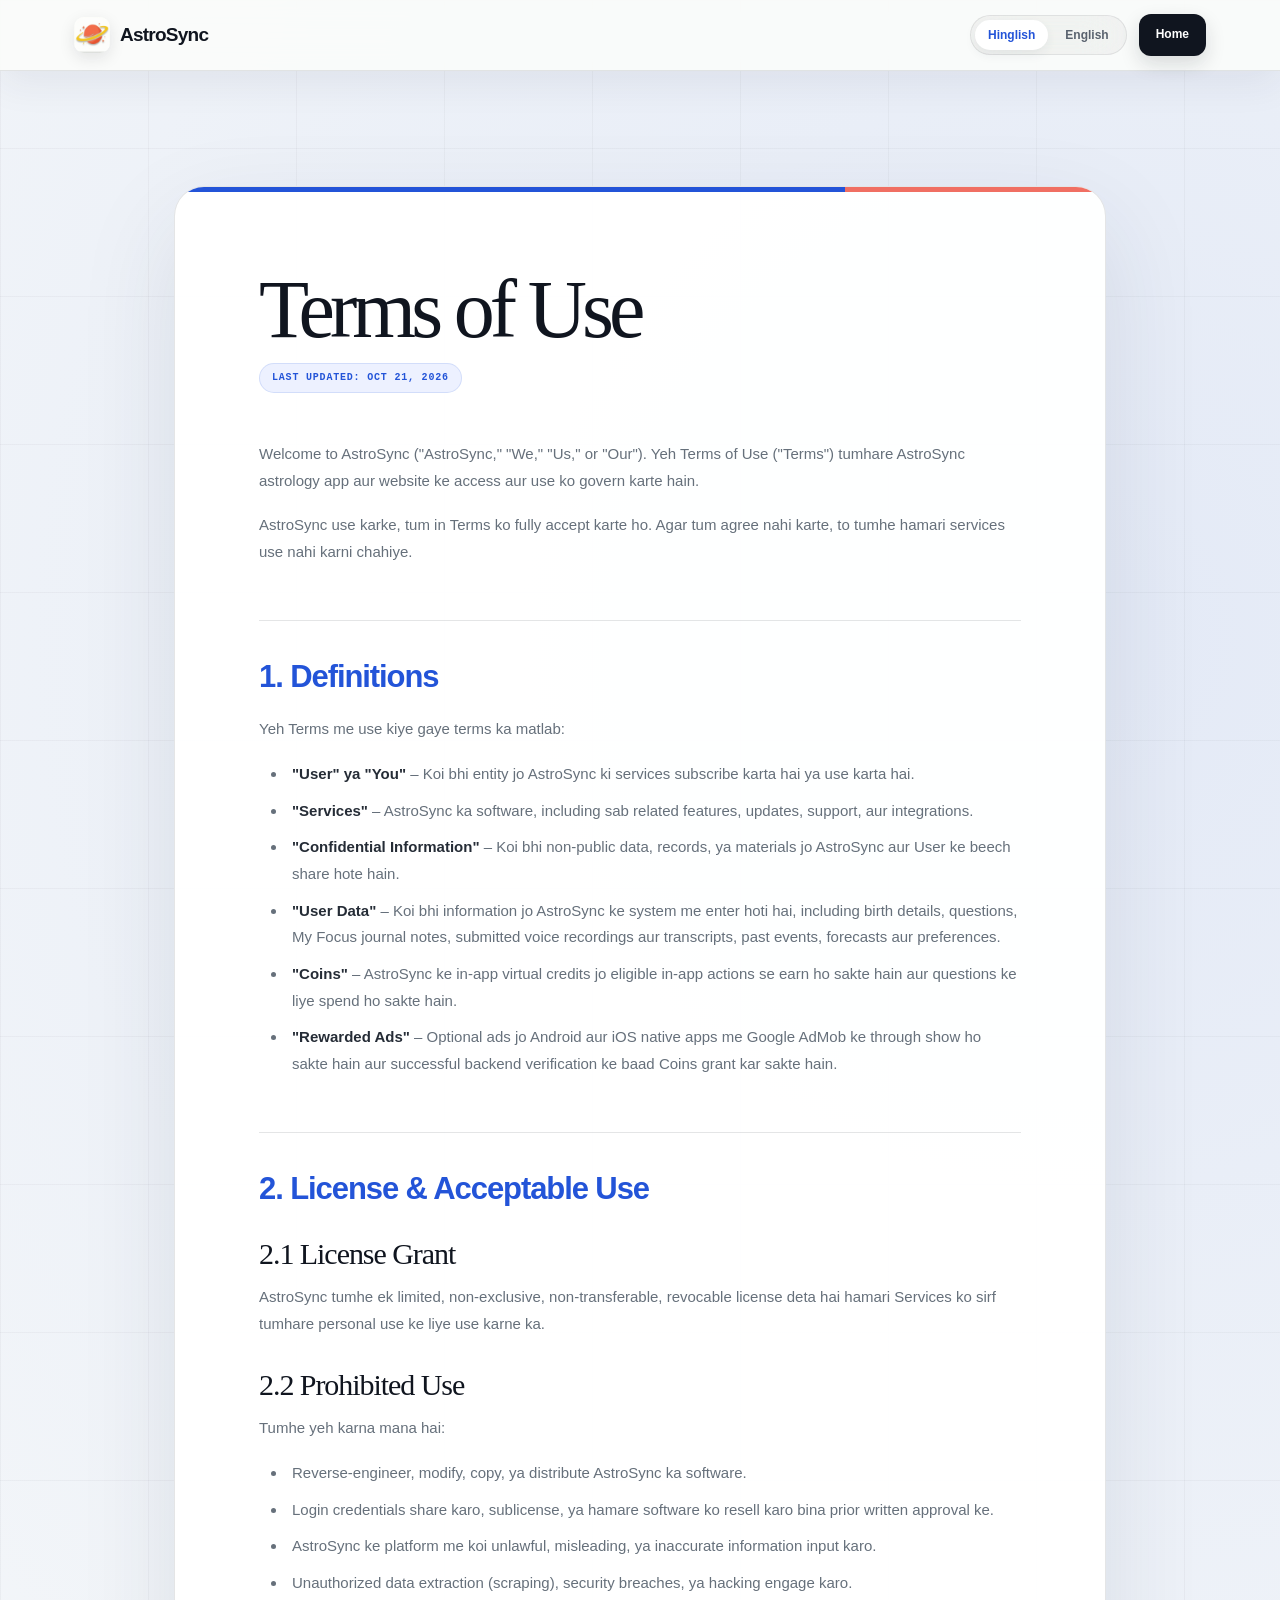
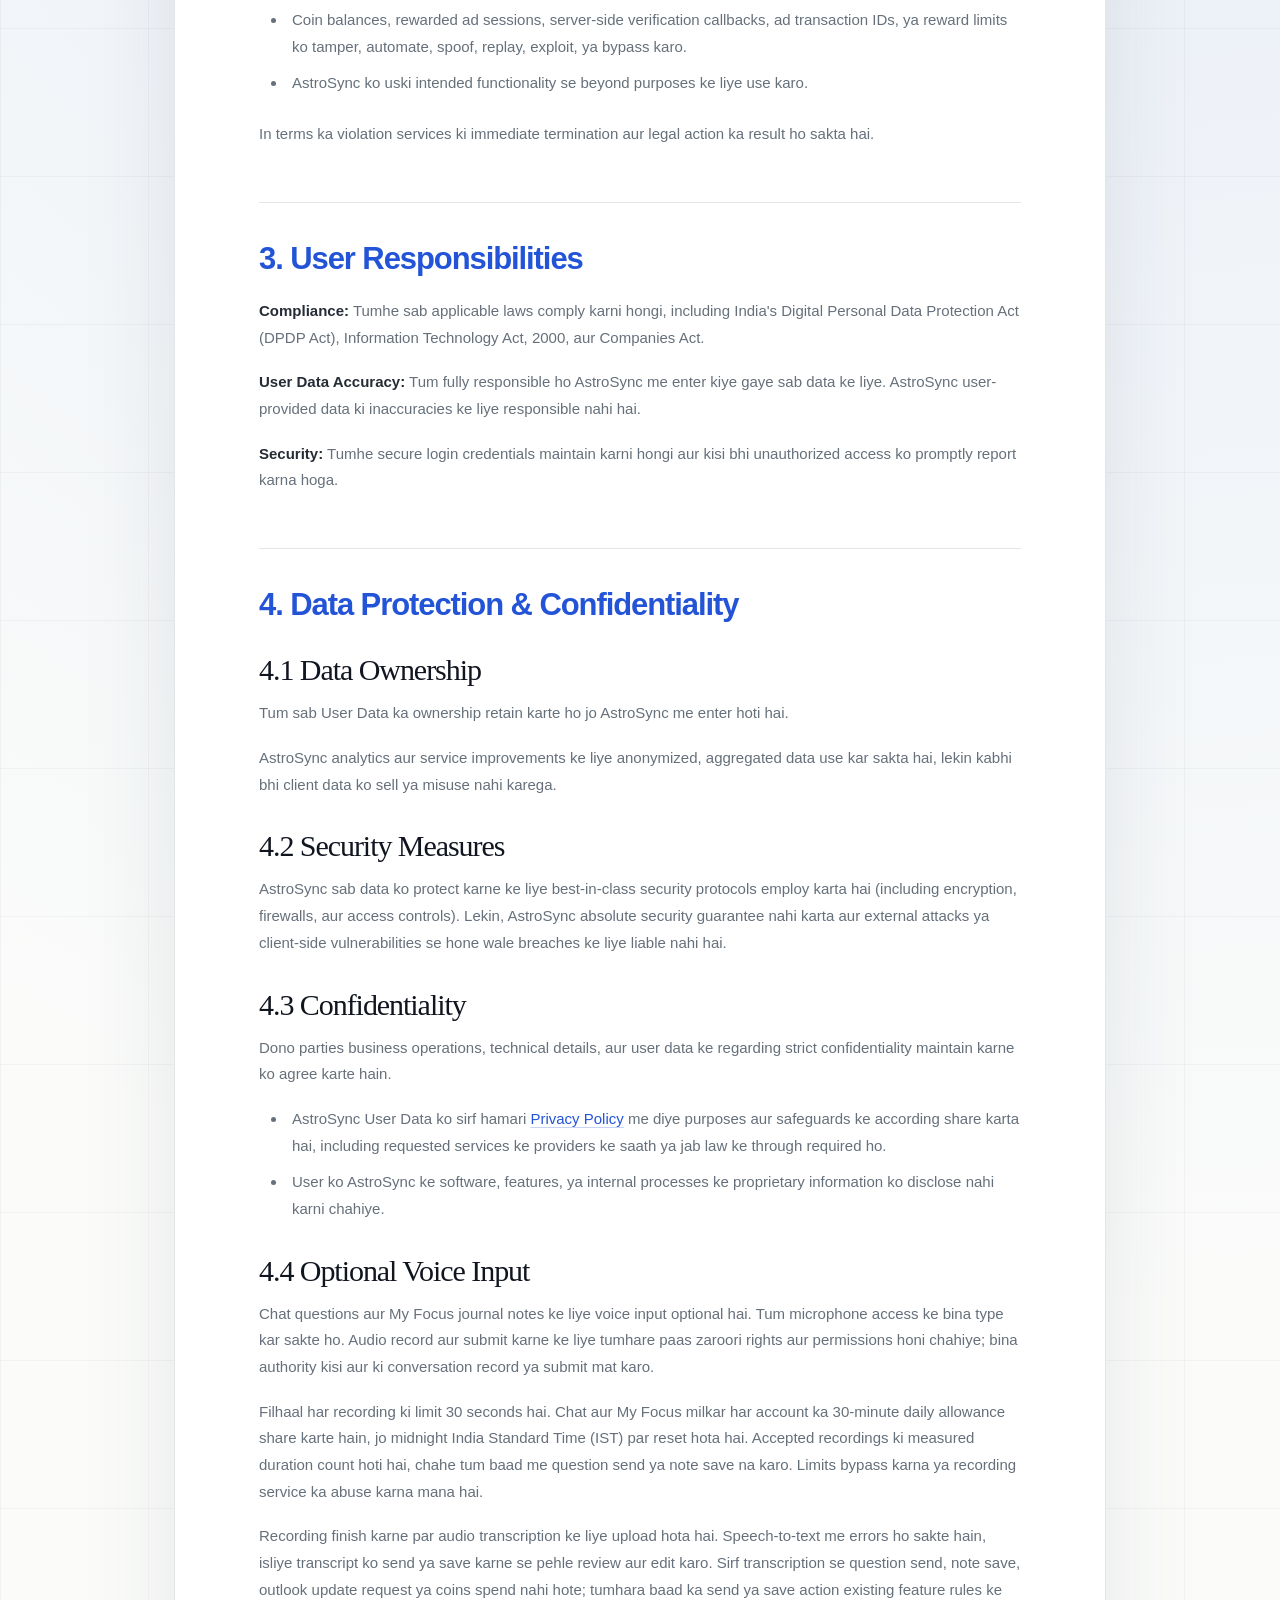
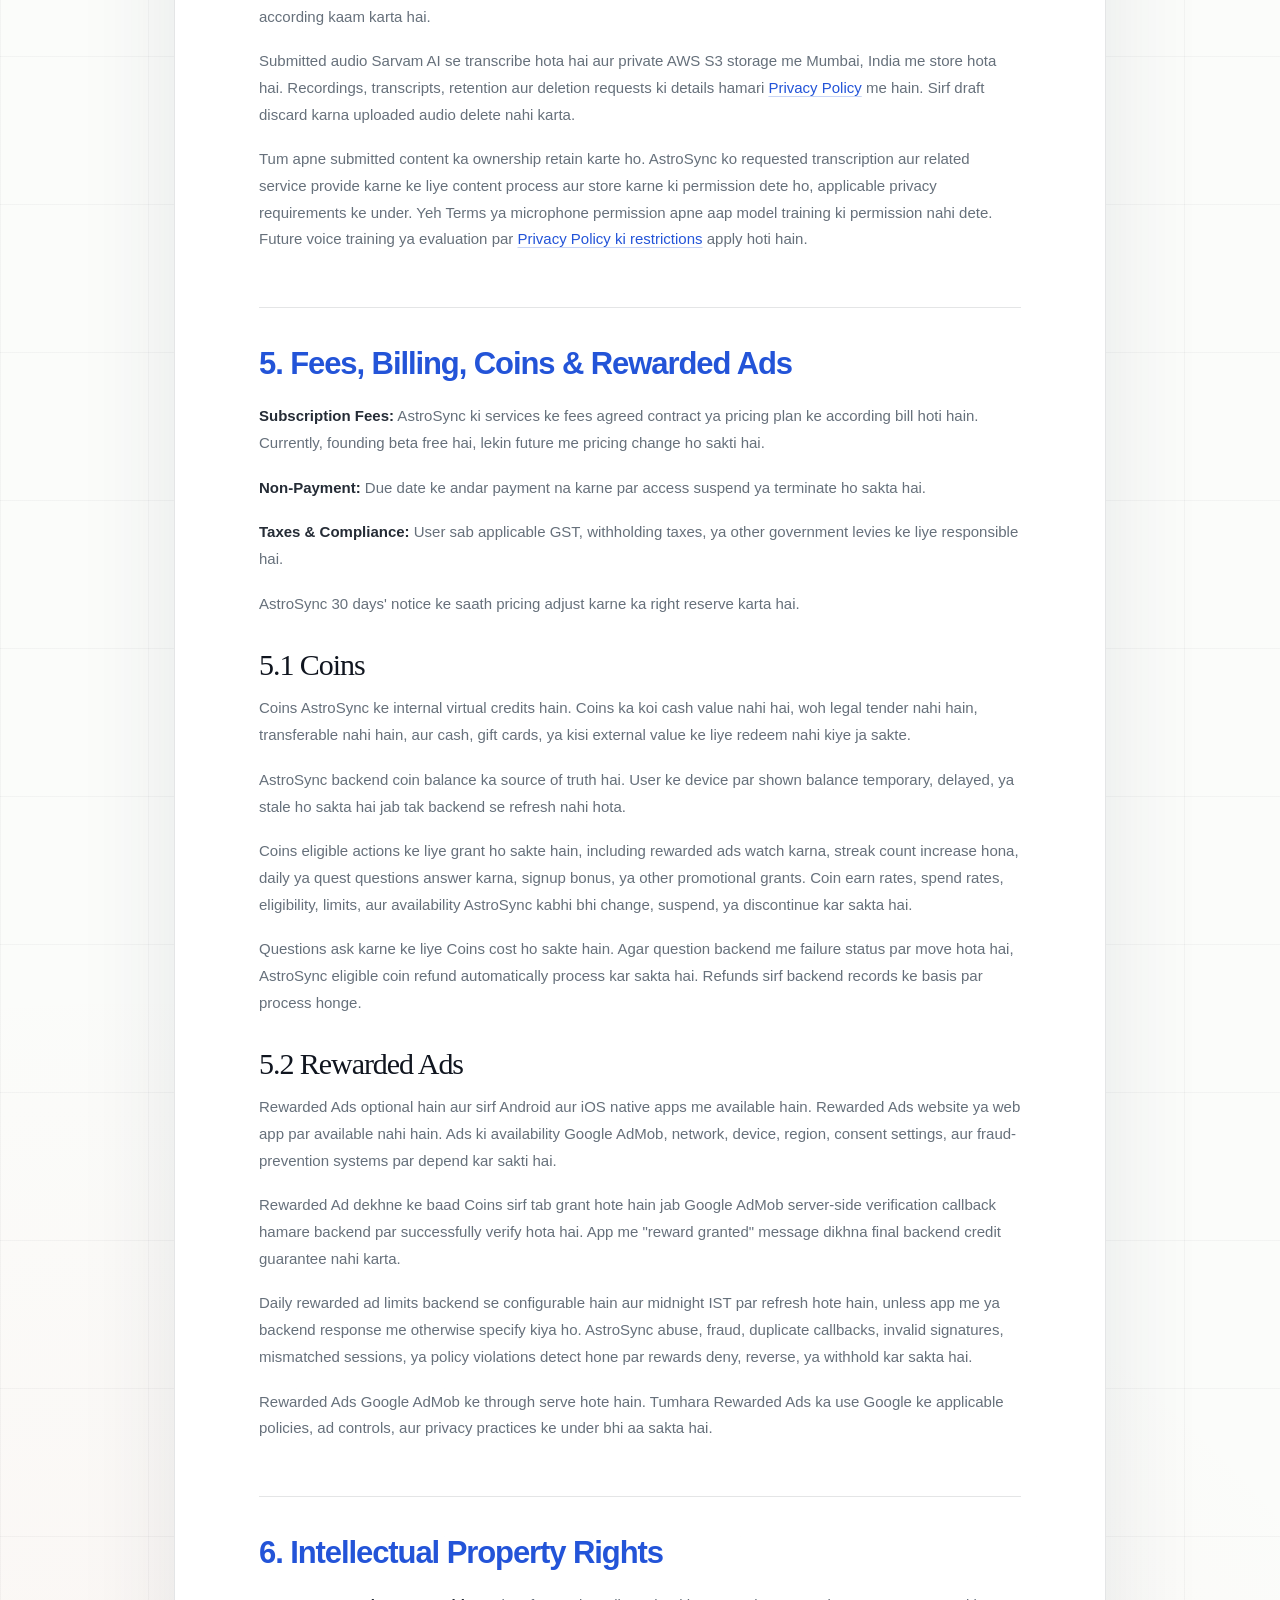
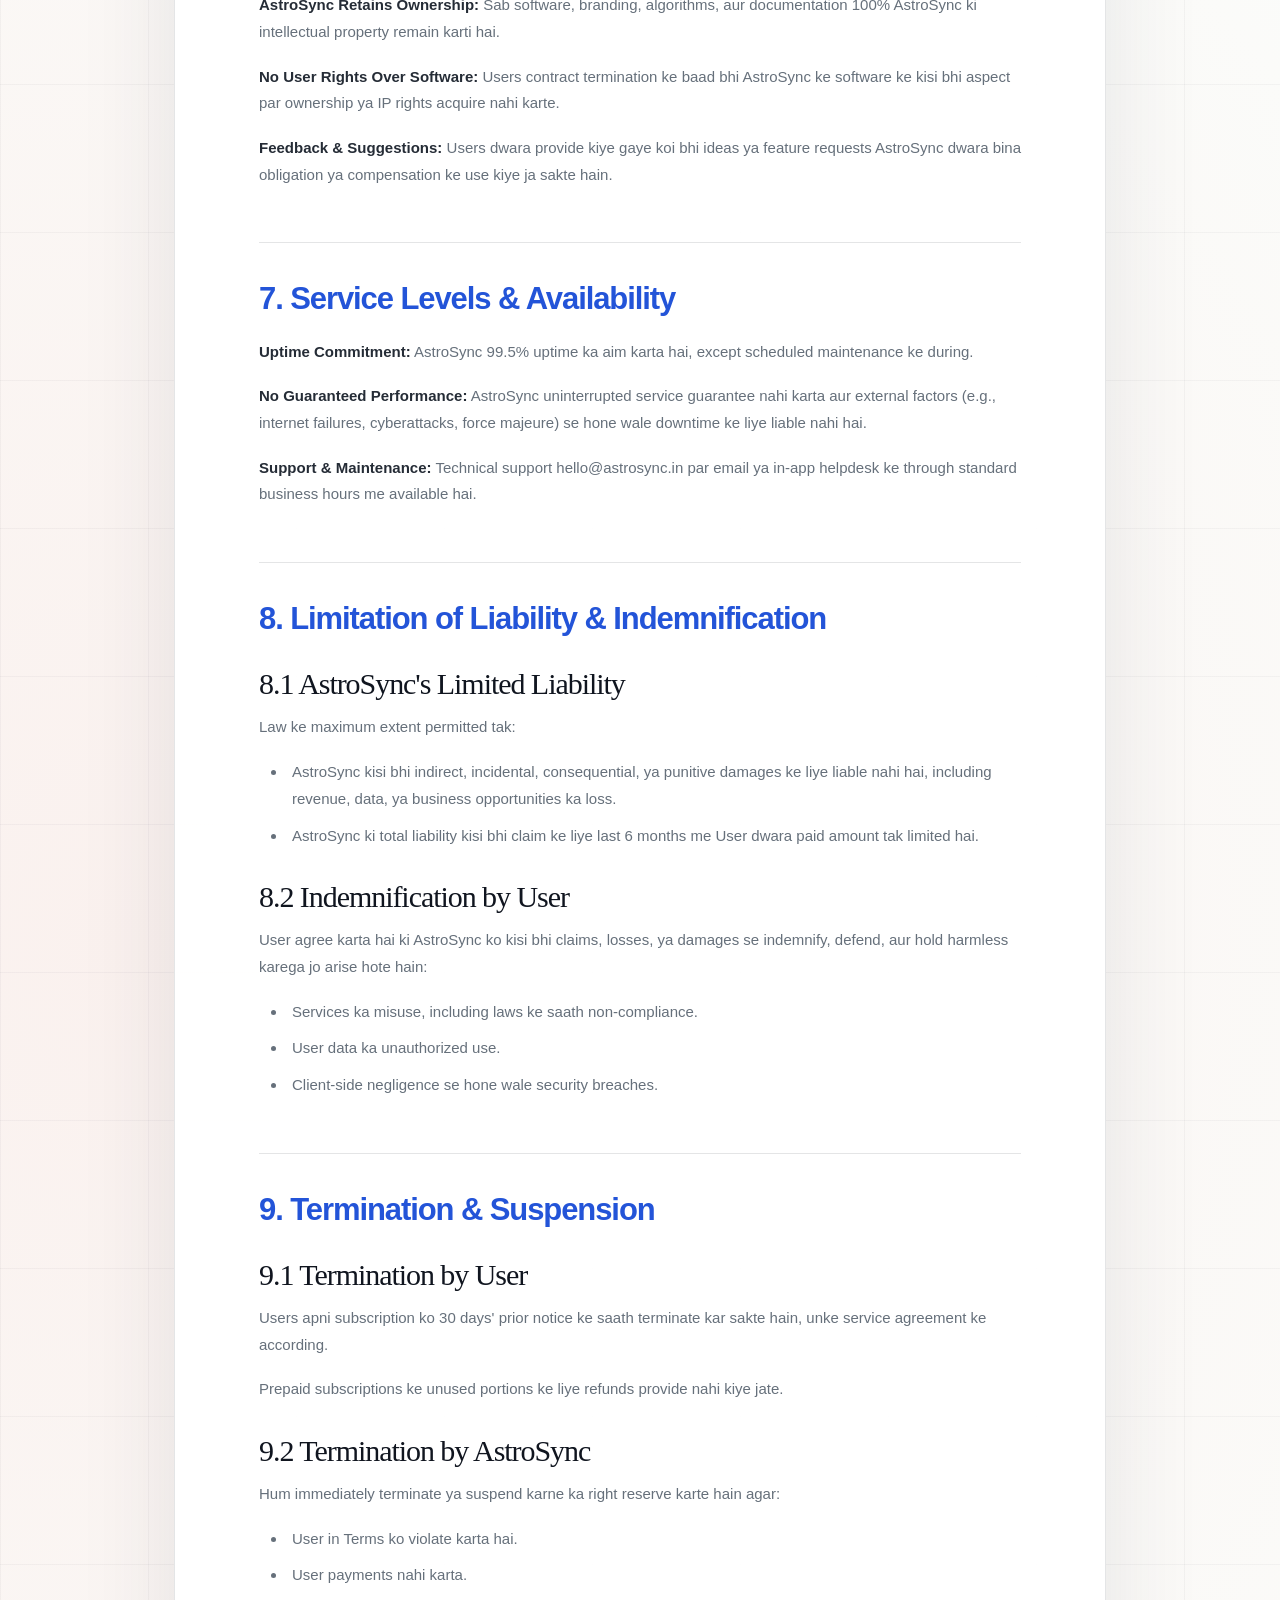
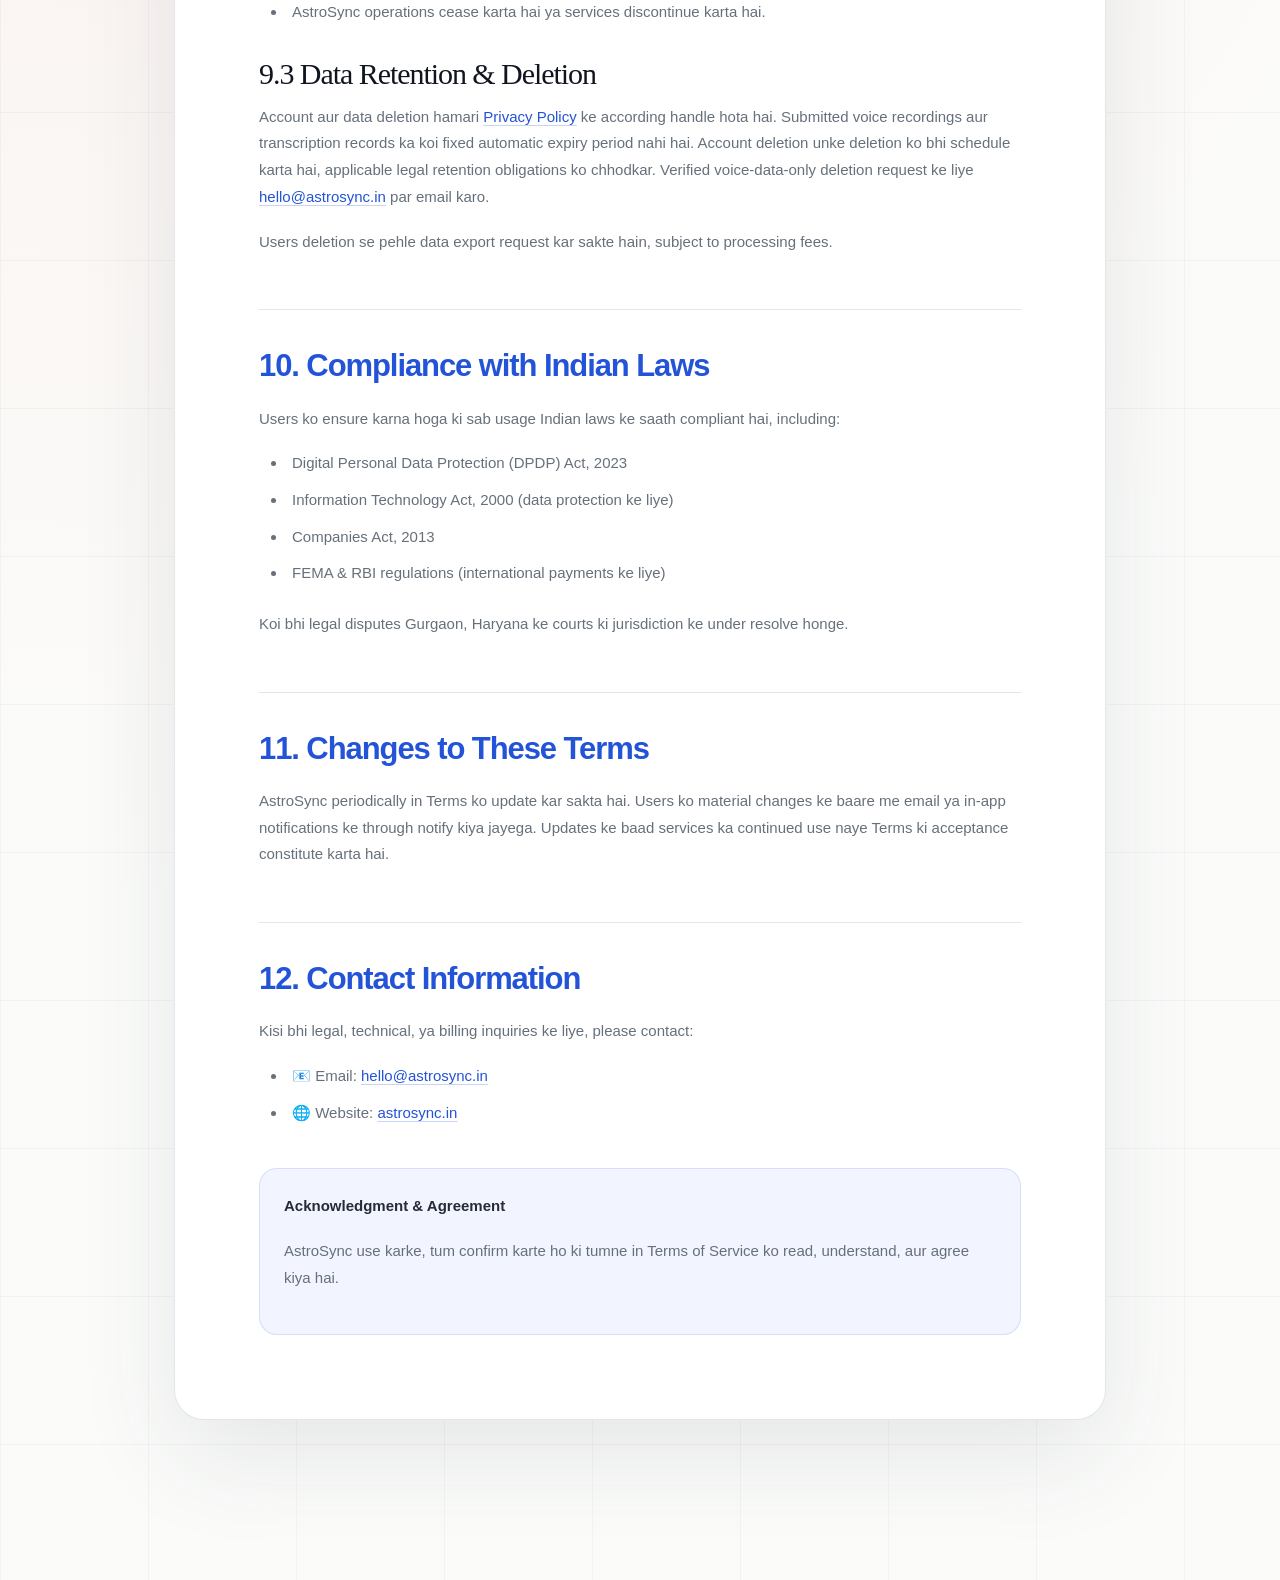
<file: terms-of-service.html>
<!DOCTYPE html>
<html lang="hi">
<head>
    <meta charset="UTF-8">
    <meta name="viewport" content="width=device-width, initial-scale=1.0">
    <title>Terms of Service | AstroSync</title>
    <meta name="description" content="AstroSync Terms of Service for the website, mobile apps, Chat and My Focus voice input, recordings, coins, rewarded ads, and acceptable use.">
    <link rel="canonical" href="https://astrosync.in/terms-of-service.html">
    <link rel="icon" href="/favicon.ico">
    <script async src="https://www.googletagmanager.com/gtag/js?id=G-KCZBN5Z8LP"></script>
    <script>
        window.dataLayer = window.dataLayer || [];
        function gtag(){dataLayer.push(arguments);}
        gtag('js', new Date());
        gtag('config', 'G-KCZBN5Z8LP');
    </script>
    <style>
        @import url('https://fonts.googleapis.com/css2?family=Fraunces:wght@600;700;800&family=Space+Grotesk:wght@400;500;600&display=swap');

        /* --- VARIABLES --- */
        :root {
            --bg-color: #FFF8F0;
            --text-color: #1A1A1A;
            --text-muted: #5F5F5F;
            --primary: #FF5A5F;
            --accent: #FFB400;
            --card-bg: #FFFFFF;
            --border-radius: 24px;
            --radius-xl: 32px;
            --shadow-soft: 0 30px 70px rgba(26, 16, 8, 0.18), inset 0 1px 0 rgba(255, 255, 255, 0.35);
            --glass-bg: rgba(255, 255, 255, 0.24);
            --glass-bg-strong: rgba(255, 255, 255, 0.34);
            --glass-border: rgba(255, 255, 255, 0.45);
            --glass-border-strong: rgba(255, 255, 255, 0.65);
            --glass-shadow: 0 30px 70px rgba(20, 12, 8, 0.18), inset 0 1px 0 rgba(255, 255, 255, 0.35);
            --glass-blur: 22px;
            --font-main: "Space Grotesk", "Avenir Next", "Gill Sans", sans-serif;
            --font-display: "Fraunces", "Times New Roman", serif;
        }

        * { margin: 0; padding: 0; box-sizing: border-box; }
        html { scroll-behavior: smooth; }
        .lang { display: none; }
        body[data-lang="hi"] .lang-hi { display: inline; }
        body[data-lang="hi"] .lang-en { display: none; }
        body[data-lang="en"] .lang-en { display: inline; }
        body[data-lang="en"] .lang-hi { display: none; }

        body {
            background-color: var(--bg-color);
            background-image:
                radial-gradient(circle at 15% 10%, rgba(255, 196, 115, 0.09), transparent 40%),
                radial-gradient(circle at 85% 0%, rgba(255, 90, 95, 0.06), transparent 42%),
                radial-gradient(circle at 80% 80%, rgba(255, 214, 145, 0.07), transparent 44%);
            color: var(--text-color);
            font-family: var(--font-main);
            line-height: 1.6;
            -webkit-font-smoothing: antialiased;
            overflow-x: hidden;
            position: relative;
        }

        body::before,
        body::after {
            content: '';
            position: fixed;
            width: 55vw;
            height: 55vw;
            border-radius: 50%;
            filter: blur(70px);
            opacity: 0.7;
            z-index: 0;
            pointer-events: none;
        }

        body > * {
            position: relative;
            z-index: 1;
        }

        body::before {
            top: -10vh;
            left: -15vw;
            background: radial-gradient(circle, rgba(255, 90, 95, 0.16), transparent 68%);
        }

        body::after {
            bottom: -20vh;
            right: -10vw;
            background: radial-gradient(circle, rgba(255, 200, 125, 0.19), transparent 62%);
        }

        h1, h2, h3 {
            font-family: var(--font-display);
            letter-spacing: -0.03em;
            line-height: 1.1;
            color: #111;
        }

        p { color: var(--text-muted); }

        .container {
            max-width: 1120px;
            margin: 0 auto;
            padding: 0 24px;
            width: 100%;
        }

        nav {
            padding: 24px 0;
            position: sticky;
            top: 0;
            z-index: 5;
            background: rgba(255, 255, 255, 0.2);
            backdrop-filter: blur(18px) saturate(170%);
            -webkit-backdrop-filter: blur(18px) saturate(170%);
            border-bottom: 1px solid rgba(255, 255, 255, 0.5);
            box-shadow: 0 14px 40px rgba(20, 12, 8, 0.08);
        }
        .nav-inner {
            display: flex;
            justify-content: space-between;
            align-items: center;
            gap: 16px;
        }
        .logo {
            font-weight: 800;
            font-size: 1.4rem;
            display: flex;
            align-items: center;
            gap: 8px;
            text-decoration: none;
            color: #111;
        }
        .logo-dot {
            width: 12px;
            height: 12px;
            background: var(--primary);
            border-radius: 50%;
        }
        .nav-actions {
            display: flex;
            align-items: center;
            gap: 12px;
            flex-wrap: wrap;
        }
        .lang-toggle {
            display: inline-flex;
            align-items: center;
            gap: 4px;
            padding: 4px;
            border-radius: 999px;
            background: rgba(255, 255, 255, 0.28);
            border: 1px solid rgba(255, 255, 255, 0.55);
            box-shadow: 0 10px 24px rgba(20, 12, 8, 0.12), inset 0 1px 0 rgba(255, 255, 255, 0.45);
            backdrop-filter: blur(var(--glass-blur)) saturate(170%);
            -webkit-backdrop-filter: blur(var(--glass-blur)) saturate(170%);
        }
        .lang-label-short {
            display: none;
        }
        .lang-btn {
            border: none;
            background: transparent;
            padding: 6px 12px;
            border-radius: 999px;
            font-weight: 600;
            font-size: 0.78rem;
            color: #333;
            cursor: pointer;
            transition: all 0.2s ease;
        }
        .lang-btn.is-active {
            background: rgba(255, 255, 255, 0.85);
            color: #111;
            box-shadow: inset 0 1px 0 rgba(255, 255, 255, 0.6), 0 8px 20px rgba(20, 12, 8, 0.12);
        }

        .btn {
            display: inline-flex;
            align-items: center;
            justify-content: center;
            padding: 10px 20px;
            border-radius: 100px;
            font-weight: 600;
            font-size: 0.9rem;
            cursor: pointer;
            transition: all 0.2s ease;
            text-decoration: none;
            border: none;
            white-space: nowrap;
            background-color: rgba(255, 255, 255, 0.3);
            color: #111;
            border: 1px solid var(--glass-border-strong);
            box-shadow: 0 14px 30px rgba(20, 12, 8, 0.12), inset 0 1px 0 rgba(255, 255, 255, 0.45);
            backdrop-filter: blur(var(--glass-blur)) saturate(170%);
            -webkit-backdrop-filter: blur(var(--glass-blur)) saturate(170%);
        }
        .btn:hover {
            border-color: rgba(255, 255, 255, 0.9);
        }

        .content-section {
            padding: 80px 0 100px;
        }

        .content-card {
            background: rgba(255, 255, 255, 0.28);
            border-radius: var(--border-radius);
            padding: 48px;
            border: 1px solid rgba(255, 255, 255, 0.55);
            box-shadow: var(--glass-shadow);
            backdrop-filter: blur(var(--glass-blur)) saturate(170%);
            -webkit-backdrop-filter: blur(var(--glass-blur)) saturate(170%);
            margin-bottom: 40px;
        }

        .content-card h1 {
            font-size: clamp(2rem, 4vw, 3rem);
            margin-bottom: 16px;
        }

        .content-card .last-updated {
            font-size: 0.9rem;
            color: #777;
            margin-bottom: 32px;
        }

        .content-card h2 {
            font-size: 1.5rem;
            margin-top: 40px;
            margin-bottom: 16px;
            color: #111;
        }

        .content-card h3 {
            font-size: 1.2rem;
            margin-top: 28px;
            margin-bottom: 12px;
            color: #111;
        }

        .content-card p {
            margin-bottom: 16px;
            line-height: 1.8;
        }

        .content-card ul, .content-card ol {
            margin-left: 24px;
            margin-bottom: 16px;
            color: var(--text-muted);
        }

        .content-card li {
            margin-bottom: 8px;
            line-height: 1.8;
        }

        .contact-info {
            margin-top: 40px;
            padding: 24px;
            background: rgba(255, 255, 255, 0.2);
            border-radius: 16px;
            border: 1px solid rgba(255, 255, 255, 0.4);
        }

        @media (max-width: 768px) {
            .container {
                padding: 0 20px;
            }
            .content-card {
                padding: 32px 24px;
            }
            .nav-inner {
                flex-direction: row;
                align-items: center;
            }
        }

        @media (max-width: 480px) {
            .nav-actions {
                gap: 8px;
            }
            .lang-toggle { padding: 2px; }
            .lang-btn { padding: 4px 8px; font-size: 0.7rem; }
            .lang-label-full { display: none; }
            .lang-label-short { display: inline; }
            .content-card {
                padding: 24px 20px;
            }
        }
    </style>
    <link rel="stylesheet" href="/assets/legal.css">
</head>
<body data-lang="hi">

    <nav>
        <div class="container nav-inner">
            <a href="/" class="logo"><img class="legal-brand-icon" src="/astrosync-original.png" alt=""> AstroSync</a>
            <div class="nav-actions">
                <div class="lang-toggle" role="group" aria-label="Language toggle">
                    <button class="lang-btn is-active" type="button" data-lang="hi" aria-pressed="true">
                        <span class="lang-label-full">Hinglish</span>
                        <span class="lang-label-short" aria-hidden="true">HI</span>
                    </button>
                    <button class="lang-btn" type="button" data-lang="en" aria-pressed="false">
                        <span class="lang-label-full">English</span>
                        <span class="lang-label-short" aria-hidden="true">EN</span>
                    </button>
                </div>
                <a class="btn" href="/"><span class="lang lang-hi">Home</span><span class="lang lang-en">Home</span></a>
            </div>
        </div>
    </nav>

    <section class="content-section">
        <div class="container">
            <div class="content-card">
                <h1><span class="lang lang-hi">Terms of Use</span><span class="lang lang-en">Terms of Use</span></h1>
                <p class="last-updated"><span class="lang lang-hi">Last Updated: Oct 21, 2026</span><span class="lang lang-en">Last Updated: Oct 21, 2026</span></p>

                <p><span class="lang lang-hi">Welcome to AstroSync ("AstroSync," "We," "Us," or "Our"). Yeh Terms of Use ("Terms") tumhare AstroSync astrology app aur website ke access aur use ko govern karte hain.</span><span class="lang lang-en">Welcome to AstroSync ("AstroSync," "We," "Us," or "Our"). These Terms of Use ("Terms") govern your access to and use of AstroSync's astrology app and website.</span></p>

                <p><span class="lang lang-hi">AstroSync use karke, tum in Terms ko fully accept karte ho. Agar tum agree nahi karte, to tumhe hamari services use nahi karni chahiye.</span><span class="lang lang-en">By using AstroSync, you agree to these Terms in full. If you do not agree, you must not use our services.</span></p>

                <h2><span class="lang lang-hi">1. Definitions</span><span class="lang lang-en">1. Definitions</span></h2>

                <p><span class="lang lang-hi">Yeh Terms me use kiye gaye terms ka matlab:</span><span class="lang lang-en">The following terms used in these Terms mean:</span></p>
                <ul>
                    <li><span class="lang lang-hi"><strong>"User" ya "You"</strong> – Koi bhi entity jo AstroSync ki services subscribe karta hai ya use karta hai.</span><span class="lang lang-en"><strong>"User" or "You"</strong> – Any entity that subscribes to or uses AstroSync's services.</span></li>
                    <li><span class="lang lang-hi"><strong>"Services"</strong> – AstroSync ka software, including sab related features, updates, support, aur integrations.</span><span class="lang lang-en"><strong>"Services"</strong> – AstroSync's software, including all related features, updates, support, and integrations.</span></li>
                    <li><span class="lang lang-hi"><strong>"Confidential Information"</strong> – Koi bhi non-public data, records, ya materials jo AstroSync aur User ke beech share hote hain.</span><span class="lang lang-en"><strong>"Confidential Information"</strong> – Any non-public data, records, or materials shared between AstroSync and the User.</span></li>
                    <li><span class="lang lang-hi"><strong>"User Data"</strong> – Koi bhi information jo AstroSync ke system me enter hoti hai, including birth details, questions, My Focus journal notes, submitted voice recordings aur transcripts, past events, forecasts aur preferences.</span><span class="lang lang-en"><strong>"User Data"</strong> – Any information entered into AstroSync's system, including birth details, questions, My Focus journal notes, submitted voice recordings and transcripts, past events, forecasts, and preferences.</span></li>
                    <li><span class="lang lang-hi"><strong>"Coins"</strong> – AstroSync ke in-app virtual credits jo eligible in-app actions se earn ho sakte hain aur questions ke liye spend ho sakte hain.</span><span class="lang lang-en"><strong>"Coins"</strong> – AstroSync's in-app virtual credits that may be earned through eligible in-app actions and spent on questions.</span></li>
                    <li><span class="lang lang-hi"><strong>"Rewarded Ads"</strong> – Optional ads jo Android aur iOS native apps me Google AdMob ke through show ho sakte hain aur successful backend verification ke baad Coins grant kar sakte hain.</span><span class="lang lang-en"><strong>"Rewarded Ads"</strong> – Optional ads that may be shown in the Android and iOS native apps through Google AdMob and may grant Coins after successful backend verification.</span></li>
                </ul>

                <h2><span class="lang lang-hi">2. License & Acceptable Use</span><span class="lang lang-en">2. License & Acceptable Use</span></h2>

                <h3><span class="lang lang-hi">2.1 License Grant</span><span class="lang lang-en">2.1 License Grant</span></h3>
                <p><span class="lang lang-hi">AstroSync tumhe ek limited, non-exclusive, non-transferable, revocable license deta hai hamari Services ko sirf tumhare personal use ke liye use karne ka.</span><span class="lang lang-en">AstroSync grants you a limited, non-exclusive, non-transferable, revocable license to use our Services solely for your personal use.</span></p>

                <h3><span class="lang lang-hi">2.2 Prohibited Use</span><span class="lang lang-en">2.2 Prohibited Use</span></h3>
                <p><span class="lang lang-hi">Tumhe yeh karna mana hai:</span><span class="lang lang-en">You must not:</span></p>
                <ul>
                    <li><span class="lang lang-hi">Reverse-engineer, modify, copy, ya distribute AstroSync ka software.</span><span class="lang lang-en">Reverse-engineer, modify, copy, or distribute AstroSync's software.</span></li>
                    <li><span class="lang lang-hi">Login credentials share karo, sublicense, ya hamare software ko resell karo bina prior written approval ke.</span><span class="lang lang-en">Share login credentials, sublicense, or resell our software without prior written approval.</span></li>
                    <li><span class="lang lang-hi">AstroSync ke platform me koi unlawful, misleading, ya inaccurate information input karo.</span><span class="lang lang-en">Input any unlawful, misleading, or inaccurate information into AstroSync's platform.</span></li>
                    <li><span class="lang lang-hi">Unauthorized data extraction (scraping), security breaches, ya hacking engage karo.</span><span class="lang lang-en">Engage in unauthorized data extraction (scraping), security breaches, or hacking.</span></li>
                    <li><span class="lang lang-hi">Coin balances, rewarded ad sessions, server-side verification callbacks, ad transaction IDs, ya reward limits ko tamper, automate, spoof, replay, exploit, ya bypass karo.</span><span class="lang lang-en">Tamper with, automate, spoof, replay, exploit, or bypass coin balances, rewarded ad sessions, server-side verification callbacks, ad transaction IDs, or reward limits.</span></li>
                    <li><span class="lang lang-hi">AstroSync ko uski intended functionality se beyond purposes ke liye use karo.</span><span class="lang lang-en">Use AstroSync for purposes beyond its intended functionality.</span></li>
                </ul>
                <p><span class="lang lang-hi">In terms ka violation services ki immediate termination aur legal action ka result ho sakta hai.</span><span class="lang lang-en">Violation of these terms may result in immediate termination of services and legal action.</span></p>

                <h2><span class="lang lang-hi">3. User Responsibilities</span><span class="lang lang-en">3. User Responsibilities</span></h2>

                <p><span class="lang lang-hi"><strong>Compliance:</strong> Tumhe sab applicable laws comply karni hongi, including India's Digital Personal Data Protection Act (DPDP Act), Information Technology Act, 2000, aur Companies Act.</span><span class="lang lang-en"><strong>Compliance:</strong> You must comply with all applicable laws, including India's Digital Personal Data Protection Act (DPDP Act), Information Technology Act, 2000, and Companies Act.</span></p>

                <p><span class="lang lang-hi"><strong>User Data Accuracy:</strong> Tum fully responsible ho AstroSync me enter kiye gaye sab data ke liye. AstroSync user-provided data ki inaccuracies ke liye responsible nahi hai.</span><span class="lang lang-en"><strong>User Data Accuracy:</strong> You are fully responsible for all data entered into AstroSync. AstroSync is not responsible for inaccuracies in user-provided data.</span></p>

                <p><span class="lang lang-hi"><strong>Security:</strong> Tumhe secure login credentials maintain karni hongi aur kisi bhi unauthorized access ko promptly report karna hoga.</span><span class="lang lang-en"><strong>Security:</strong> You must maintain secure login credentials and promptly report any unauthorized access.</span></p>

                <h2><span class="lang lang-hi">4. Data Protection & Confidentiality</span><span class="lang lang-en">4. Data Protection & Confidentiality</span></h2>

                <h3><span class="lang lang-hi">4.1 Data Ownership</span><span class="lang lang-en">4.1 Data Ownership</span></h3>
                <p><span class="lang lang-hi">Tum sab User Data ka ownership retain karte ho jo AstroSync me enter hoti hai.</span><span class="lang lang-en">You retain ownership of all User Data entered into AstroSync.</span></p>
                <p><span class="lang lang-hi">AstroSync analytics aur service improvements ke liye anonymized, aggregated data use kar sakta hai, lekin kabhi bhi client data ko sell ya misuse nahi karega.</span><span class="lang lang-en">AstroSync may use anonymized, aggregated data for analytics and service improvements but will never sell or misuse client data.</span></p>

                <h3><span class="lang lang-hi">4.2 Security Measures</span><span class="lang lang-en">4.2 Security Measures</span></h3>
                <p><span class="lang lang-hi">AstroSync sab data ko protect karne ke liye best-in-class security protocols employ karta hai (including encryption, firewalls, aur access controls). Lekin, AstroSync absolute security guarantee nahi karta aur external attacks ya client-side vulnerabilities se hone wale breaches ke liye liable nahi hai.</span><span class="lang lang-en">AstroSync employs best-in-class security protocols (including encryption, firewalls, and access controls) to protect all data. However, AstroSync does not guarantee absolute security and is not liable for breaches caused by external attacks or client-side vulnerabilities.</span></p>

                <h3><span class="lang lang-hi">4.3 Confidentiality</span><span class="lang lang-en">4.3 Confidentiality</span></h3>
                <p><span class="lang lang-hi">Dono parties business operations, technical details, aur user data ke regarding strict confidentiality maintain karne ko agree karte hain.</span><span class="lang lang-en">Both parties agree to maintain strict confidentiality regarding business operations, technical details, and user data.</span></p>
                <ul>
                    <li><span class="lang lang-hi">AstroSync User Data ko sirf hamari <a href="/privacy-policy.html" style="color: var(--primary);">Privacy Policy</a> me diye purposes aur safeguards ke according share karta hai, including requested services ke providers ke saath ya jab law ke through required ho.</span><span class="lang lang-en">AstroSync shares User Data only for the purposes and under the safeguards described in our <a href="/privacy-policy.html" style="color: var(--primary);">Privacy Policy</a>, including with providers of requested services or when required by law.</span></li>
                    <li><span class="lang lang-hi">User ko AstroSync ke software, features, ya internal processes ke proprietary information ko disclose nahi karni chahiye.</span><span class="lang lang-en">The User must not disclose proprietary information about AstroSync's software, features, or internal processes.</span></li>
                </ul>

                <h3 id="voice-input"><span class="lang lang-hi">4.4 Optional Voice Input</span><span class="lang lang-en">4.4 Optional Voice Input</span></h3>
                <p><span class="lang lang-hi">Chat questions aur My Focus journal notes ke liye voice input optional hai. Tum microphone access ke bina type kar sakte ho. Audio record aur submit karne ke liye tumhare paas zaroori rights aur permissions honi chahiye; bina authority kisi aur ki conversation record ya submit mat karo.</span><span class="lang lang-en">Voice input is optional for Chat questions and My Focus journal notes. You can type without microphone access. You must have the necessary rights and permissions to record and submit audio; do not record or submit another person's conversation without authority.</span></p>
                <p><span class="lang lang-hi">Filhaal har recording ki limit 30 seconds hai. Chat aur My Focus milkar har account ka 30-minute daily allowance share karte hain, jo midnight India Standard Time (IST) par reset hota hai. Accepted recordings ki measured duration count hoti hai, chahe tum baad me question send ya note save na karo. Limits bypass karna ya recording service ka abuse karna mana hai.</span><span class="lang lang-en">The current limit is 30 seconds per recording. Chat and My Focus share one 30-minute daily allowance per account, resetting at midnight India Standard Time (IST). The measured duration of accepted recordings counts even if you do not later send the question or save the note. You must not bypass limits or abuse the recording service.</span></p>
                <p><span class="lang lang-hi">Recording finish karne par audio transcription ke liye upload hota hai. Speech-to-text me errors ho sakte hain, isliye transcript ko send ya save karne se pehle review aur edit karo. Sirf transcription se question send, note save, outlook update request ya coins spend nahi hote; tumhara baad ka send ya save action existing feature rules ke according kaam karta hai.</span><span class="lang lang-en">Finishing a recording uploads audio for transcription. Speech-to-text can make mistakes, so review and edit the transcript before sending or saving it. Transcription alone does not send a question, save a note, request an outlook update, or spend coins; your subsequent send or save action follows the existing feature rules.</span></p>
                <p><span class="lang lang-hi">Submitted audio Sarvam AI se transcribe hota hai aur private AWS S3 storage me Mumbai, India me store hota hai. Recordings, transcripts, retention aur deletion requests ki details hamari <a href="/privacy-policy.html#voice-input" style="color: var(--primary);">Privacy Policy</a> me hain. Sirf draft discard karna uploaded audio delete nahi karta.</span><span class="lang lang-en">Submitted audio is transcribed through Sarvam AI and stored in private AWS S3 storage in Mumbai, India. Our <a href="/privacy-policy.html#voice-input" style="color: var(--primary);">Privacy Policy</a> explains recordings, transcripts, retention, and deletion requests. Discarding a draft alone does not delete uploaded audio.</span></p>
                <p><span class="lang lang-hi">Tum apne submitted content ka ownership retain karte ho. AstroSync ko requested transcription aur related service provide karne ke liye content process aur store karne ki permission dete ho, applicable privacy requirements ke under. Yeh Terms ya microphone permission apne aap model training ki permission nahi dete. Future voice training ya evaluation par <a href="/privacy-policy.html#voice-training" style="color: var(--primary);">Privacy Policy ki restrictions</a> apply hoti hain.</span><span class="lang lang-en">You retain ownership of your submitted content. You permit AstroSync to process and store it to provide the requested transcription and related service, subject to applicable privacy requirements. These Terms or microphone permission alone do not grant permission for model training. Future voice training or evaluation is subject to the <a href="/privacy-policy.html#voice-training" style="color: var(--primary);">restrictions in our Privacy Policy</a>.</span></p>

                <h2><span class="lang lang-hi">5. Fees, Billing, Coins & Rewarded Ads</span><span class="lang lang-en">5. Fees, Billing, Coins & Rewarded Ads</span></h2>

                <p><span class="lang lang-hi"><strong>Subscription Fees:</strong> AstroSync ki services ke fees agreed contract ya pricing plan ke according bill hoti hain. Currently, founding beta free hai, lekin future me pricing change ho sakti hai.</span><span class="lang lang-en"><strong>Subscription Fees:</strong> Fees for AstroSync's services are billed as per the agreed contract or pricing plan. Currently, founding beta is free, but pricing may change in the future.</span></p>

                <p><span class="lang lang-hi"><strong>Non-Payment:</strong> Due date ke andar payment na karne par access suspend ya terminate ho sakta hai.</span><span class="lang lang-en"><strong>Non-Payment:</strong> Failure to pay within the due date may result in suspension or termination of access.</span></p>

                <p><span class="lang lang-hi"><strong>Taxes & Compliance:</strong> User sab applicable GST, withholding taxes, ya other government levies ke liye responsible hai.</span><span class="lang lang-en"><strong>Taxes & Compliance:</strong> The User is responsible for all applicable GST, withholding taxes, or other government levies.</span></p>

                <p><span class="lang lang-hi">AstroSync 30 days' notice ke saath pricing adjust karne ka right reserve karta hai.</span><span class="lang lang-en">AstroSync reserves the right to adjust pricing with 30 days' notice.</span></p>

                <h3><span class="lang lang-hi">5.1 Coins</span><span class="lang lang-en">5.1 Coins</span></h3>
                <p><span class="lang lang-hi">Coins AstroSync ke internal virtual credits hain. Coins ka koi cash value nahi hai, woh legal tender nahi hain, transferable nahi hain, aur cash, gift cards, ya kisi external value ke liye redeem nahi kiye ja sakte.</span><span class="lang lang-en">Coins are AstroSync's internal virtual credits. Coins have no cash value, are not legal tender, are not transferable, and cannot be redeemed for cash, gift cards, or any external value.</span></p>
                <p><span class="lang lang-hi">AstroSync backend coin balance ka source of truth hai. User ke device par shown balance temporary, delayed, ya stale ho sakta hai jab tak backend se refresh nahi hota.</span><span class="lang lang-en">AstroSync's backend is the source of truth for coin balances. The balance shown on a user's device may be temporary, delayed, or stale until refreshed from the backend.</span></p>
                <p><span class="lang lang-hi">Coins eligible actions ke liye grant ho sakte hain, including rewarded ads watch karna, streak count increase hona, daily ya quest questions answer karna, signup bonus, ya other promotional grants. Coin earn rates, spend rates, eligibility, limits, aur availability AstroSync kabhi bhi change, suspend, ya discontinue kar sakta hai.</span><span class="lang lang-en">Coins may be granted for eligible actions, including watching rewarded ads, increasing a streak count, answering daily or quest questions, signup bonuses, or other promotional grants. AstroSync may change, suspend, or discontinue coin earn rates, spend rates, eligibility, limits, and availability at any time.</span></p>
                <p><span class="lang lang-hi">Questions ask karne ke liye Coins cost ho sakte hain. Agar question backend me failure status par move hota hai, AstroSync eligible coin refund automatically process kar sakta hai. Refunds sirf backend records ke basis par process honge.</span><span class="lang lang-en">Asking questions may cost Coins. If a question moves to failure status in the backend, AstroSync may automatically process the eligible coin refund. Refunds are processed only according to backend records.</span></p>

                <h3><span class="lang lang-hi">5.2 Rewarded Ads</span><span class="lang lang-en">5.2 Rewarded Ads</span></h3>
                <p><span class="lang lang-hi">Rewarded Ads optional hain aur sirf Android aur iOS native apps me available hain. Rewarded Ads website ya web app par available nahi hain. Ads ki availability Google AdMob, network, device, region, consent settings, aur fraud-prevention systems par depend kar sakti hai.</span><span class="lang lang-en">Rewarded Ads are optional and available only in the Android and iOS native apps. Rewarded Ads are not available on the website or web app. Ad availability may depend on Google AdMob, network, device, region, consent settings, and fraud-prevention systems.</span></p>
                <p><span class="lang lang-hi">Rewarded Ad dekhne ke baad Coins sirf tab grant hote hain jab Google AdMob server-side verification callback hamare backend par successfully verify hota hai. App me "reward granted" message dikhna final backend credit guarantee nahi karta.</span><span class="lang lang-en">After watching a Rewarded Ad, Coins are granted only when the Google AdMob server-side verification callback is successfully verified by our backend. Seeing a "reward granted" message in the app does not guarantee final backend credit.</span></p>
                <p><span class="lang lang-hi">Daily rewarded ad limits backend se configurable hain aur midnight IST par refresh hote hain, unless app me ya backend response me otherwise specify kiya ho. AstroSync abuse, fraud, duplicate callbacks, invalid signatures, mismatched sessions, ya policy violations detect hone par rewards deny, reverse, ya withhold kar sakta hai.</span><span class="lang lang-en">Daily rewarded ad limits are configurable by the backend and refresh at midnight IST unless otherwise specified in the app or backend response. AstroSync may deny, reverse, or withhold rewards if it detects abuse, fraud, duplicate callbacks, invalid signatures, mismatched sessions, or policy violations.</span></p>
                <p><span class="lang lang-hi">Rewarded Ads Google AdMob ke through serve hote hain. Tumhara Rewarded Ads ka use Google ke applicable policies, ad controls, aur privacy practices ke under bhi aa sakta hai.</span><span class="lang lang-en">Rewarded Ads are served through Google AdMob. Your use of Rewarded Ads may also be subject to Google's applicable policies, ad controls, and privacy practices.</span></p>

                <h2><span class="lang lang-hi">6. Intellectual Property Rights</span><span class="lang lang-en">6. Intellectual Property Rights</span></h2>

                <p><span class="lang lang-hi"><strong>AstroSync Retains Ownership:</strong> Sab software, branding, algorithms, aur documentation 100% AstroSync ki intellectual property remain karti hai.</span><span class="lang lang-en"><strong>AstroSync Retains Ownership:</strong> All software, branding, algorithms, and documentation remain 100% the intellectual property of AstroSync.</span></p>

                <p><span class="lang lang-hi"><strong>No User Rights Over Software:</strong> Users contract termination ke baad bhi AstroSync ke software ke kisi bhi aspect par ownership ya IP rights acquire nahi karte.</span><span class="lang lang-en"><strong>No User Rights Over Software:</strong> Users do not acquire ownership or IP rights over any aspect of AstroSync's software, even after contract termination.</span></p>

                <p><span class="lang lang-hi"><strong>Feedback & Suggestions:</strong> Users dwara provide kiye gaye koi bhi ideas ya feature requests AstroSync dwara bina obligation ya compensation ke use kiye ja sakte hain.</span><span class="lang lang-en"><strong>Feedback & Suggestions:</strong> Any ideas or feature requests provided by Users may be used by AstroSync without obligation or compensation.</span></p>

                <h2><span class="lang lang-hi">7. Service Levels & Availability</span><span class="lang lang-en">7. Service Levels & Availability</span></h2>

                <p><span class="lang lang-hi"><strong>Uptime Commitment:</strong> AstroSync 99.5% uptime ka aim karta hai, except scheduled maintenance ke during.</span><span class="lang lang-en"><strong>Uptime Commitment:</strong> AstroSync aims for 99.5% uptime, except during scheduled maintenance.</span></p>

                <p><span class="lang lang-hi"><strong>No Guaranteed Performance:</strong> AstroSync uninterrupted service guarantee nahi karta aur external factors (e.g., internet failures, cyberattacks, force majeure) se hone wale downtime ke liye liable nahi hai.</span><span class="lang lang-en"><strong>No Guaranteed Performance:</strong> AstroSync does not guarantee uninterrupted service and is not liable for downtime due to external factors (e.g., internet failures, cyberattacks, force majeure).</span></p>

                <p><span class="lang lang-hi"><strong>Support & Maintenance:</strong> Technical support hello@astrosync.in par email ya in-app helpdesk ke through standard business hours me available hai.</span><span class="lang lang-en"><strong>Support & Maintenance:</strong> Technical support is available through hello@astrosync.in or via in-app helpdesk during standard business hours.</span></p>

                <h2><span class="lang lang-hi">8. Limitation of Liability & Indemnification</span><span class="lang lang-en">8. Limitation of Liability & Indemnification</span></h2>

                <h3><span class="lang lang-hi">8.1 AstroSync's Limited Liability</span><span class="lang lang-en">8.1 AstroSync's Limited Liability</span></h3>
                <p><span class="lang lang-hi">Law ke maximum extent permitted tak:</span><span class="lang lang-en">To the maximum extent permitted by law:</span></p>
                <ul>
                    <li><span class="lang lang-hi">AstroSync kisi bhi indirect, incidental, consequential, ya punitive damages ke liye liable nahi hai, including revenue, data, ya business opportunities ka loss.</span><span class="lang lang-en">AstroSync is not liable for any indirect, incidental, consequential, or punitive damages, including loss of revenue, data, or business opportunities.</span></li>
                    <li><span class="lang lang-hi">AstroSync ki total liability kisi bhi claim ke liye last 6 months me User dwara paid amount tak limited hai.</span><span class="lang lang-en">AstroSync's total liability for any claim is limited to the amount paid by the User in the last 6 months.</span></li>
                </ul>

                <h3><span class="lang lang-hi">8.2 Indemnification by User</span><span class="lang lang-en">8.2 Indemnification by User</span></h3>
                <p><span class="lang lang-hi">User agree karta hai ki AstroSync ko kisi bhi claims, losses, ya damages se indemnify, defend, aur hold harmless karega jo arise hote hain:</span><span class="lang lang-en">The User agrees to indemnify, defend, and hold harmless AstroSync from any claims, losses, or damages arising from:</span></p>
                <ul>
                    <li><span class="lang lang-hi">Services ka misuse, including laws ke saath non-compliance.</span><span class="lang lang-en">Misuse of Services, including non-compliance with laws.</span></li>
                    <li><span class="lang lang-hi">User data ka unauthorized use.</span><span class="lang lang-en">Unauthorized use of user data.</span></li>
                    <li><span class="lang lang-hi">Client-side negligence se hone wale security breaches.</span><span class="lang lang-en">Security breaches caused by User-side negligence.</span></li>
                </ul>

                <h2><span class="lang lang-hi">9. Termination & Suspension</span><span class="lang lang-en">9. Termination & Suspension</span></h2>

                <h3><span class="lang lang-hi">9.1 Termination by User</span><span class="lang lang-en">9.1 Termination by User</span></h3>
                <p><span class="lang lang-hi">Users apni subscription ko 30 days' prior notice ke saath terminate kar sakte hain, unke service agreement ke according.</span><span class="lang lang-en">Users may terminate their subscription with 30 days' prior notice, as per their service agreement.</span></p>
                <p><span class="lang lang-hi">Prepaid subscriptions ke unused portions ke liye refunds provide nahi kiye jate.</span><span class="lang lang-en">Refunds are not provided for unused portions of prepaid subscriptions.</span></p>

                <h3><span class="lang lang-hi">9.2 Termination by AstroSync</span><span class="lang lang-en">9.2 Termination by AstroSync</span></h3>
                <p><span class="lang lang-hi">Hum immediately terminate ya suspend karne ka right reserve karte hain agar:</span><span class="lang lang-en">We reserve the right to immediately terminate or suspend services if:</span></p>
                <ul>
                    <li><span class="lang lang-hi">User in Terms ko violate karta hai.</span><span class="lang lang-en">The User violates these Terms.</span></li>
                    <li><span class="lang lang-hi">User payments nahi karta.</span><span class="lang lang-en">The User fails to make payments.</span></li>
                    <li><span class="lang lang-hi">AstroSync operations cease karta hai ya services discontinue karta hai.</span><span class="lang lang-en">AstroSync ceases operations or discontinues services.</span></li>
                </ul>

                <h3><span class="lang lang-hi">9.3 Data Retention & Deletion</span><span class="lang lang-en">9.3 Data Retention & Deletion</span></h3>
                <p><span class="lang lang-hi">Account aur data deletion hamari <a href="/privacy-policy.html#voice-retention" style="color: var(--primary);">Privacy Policy</a> ke according handle hota hai. Submitted voice recordings aur transcription records ka koi fixed automatic expiry period nahi hai. Account deletion unke deletion ko bhi schedule karta hai, applicable legal retention obligations ko chhodkar. Verified voice-data-only deletion request ke liye <a href="mailto:hello@astrosync.in" style="color: var(--primary);">hello@astrosync.in</a> par email karo.</span><span class="lang lang-en">Account and data deletion are handled as described in our <a href="/privacy-policy.html#voice-retention" style="color: var(--primary);">Privacy Policy</a>. Submitted voice recordings and transcription records have no fixed automatic expiry period. Account deletion also schedules their deletion, subject to applicable legal retention obligations. For a verified voice-data-only deletion request, email <a href="mailto:hello@astrosync.in" style="color: var(--primary);">hello@astrosync.in</a>.</span></p>
                <p><span class="lang lang-hi">Users deletion se pehle data export request kar sakte hain, subject to processing fees.</span><span class="lang lang-en">Users may request a data export before deletion, subject to processing fees.</span></p>

                <h2><span class="lang lang-hi">10. Compliance with Indian Laws</span><span class="lang lang-en">10. Compliance with Indian Laws</span></h2>

                <p><span class="lang lang-hi">Users ko ensure karna hoga ki sab usage Indian laws ke saath compliant hai, including:</span><span class="lang lang-en">Users must ensure all usage is compliant with Indian laws, including:</span></p>
                <ul>
                    <li><span class="lang lang-hi">Digital Personal Data Protection (DPDP) Act, 2023</span><span class="lang lang-en">Digital Personal Data Protection (DPDP) Act, 2023</span></li>
                    <li><span class="lang lang-hi">Information Technology Act, 2000 (data protection ke liye)</span><span class="lang lang-en">Information Technology Act, 2000 (for data protection)</span></li>
                    <li><span class="lang lang-hi">Companies Act, 2013</span><span class="lang lang-en">Companies Act, 2013</span></li>
                    <li><span class="lang lang-hi">FEMA & RBI regulations (international payments ke liye)</span><span class="lang lang-en">FEMA & RBI regulations (for international payments)</span></li>
                </ul>
                <p><span class="lang lang-hi">Koi bhi legal disputes Gurgaon, Haryana ke courts ki jurisdiction ke under resolve honge.</span><span class="lang lang-en">Any legal disputes will be resolved under the jurisdiction of the courts of Gurgaon, Haryana.</span></p>

                <h2><span class="lang lang-hi">11. Changes to These Terms</span><span class="lang lang-en">11. Changes to These Terms</span></h2>

                <p><span class="lang lang-hi">AstroSync periodically in Terms ko update kar sakta hai. Users ko material changes ke baare me email ya in-app notifications ke through notify kiya jayega. Updates ke baad services ka continued use naye Terms ki acceptance constitute karta hai.</span><span class="lang lang-en">AstroSync may update these Terms periodically. Users will be notified of material changes via email or in-app notifications. Continued use of services after updates constitutes acceptance of the new Terms.</span></p>

                <h2><span class="lang lang-hi">12. Contact Information</span><span class="lang lang-en">12. Contact Information</span></h2>

                <p><span class="lang lang-hi">Kisi bhi legal, technical, ya billing inquiries ke liye, please contact:</span><span class="lang lang-en">For any legal, technical, or billing inquiries, please contact:</span></p>
                <ul>
                    <li><span class="lang lang-hi">📧 Email: <a href="mailto:hello@astrosync.in" style="color: var(--primary);">hello@astrosync.in</a></span><span class="lang lang-en">📧 Email: <a href="mailto:hello@astrosync.in" style="color: var(--primary);">hello@astrosync.in</a></span></li>
                    <li><span class="lang lang-hi">🌐 Website: <a href="https://astrosync.in" style="color: var(--primary);">astrosync.in</a></span><span class="lang lang-en">🌐 Website: <a href="https://astrosync.in" style="color: var(--primary);">astrosync.in</a></span></li>
                </ul>

                <div class="contact-info" style="margin-top: 40px;">
                    <p><strong><span class="lang lang-hi">Acknowledgment & Agreement</span><span class="lang lang-en">Acknowledgment & Agreement</span></strong></p>
                    <p><span class="lang lang-hi">AstroSync use karke, tum confirm karte ho ki tumne in Terms of Service ko read, understand, aur agree kiya hai.</span><span class="lang lang-en">By using AstroSync, you confirm that you have read, understood, and agreed to these Terms of Service.</span></p>
                </div>
            </div>
        </div>
    </section>

    <script>
        const titleByLang = {
            hi: 'Terms of Service | AstroSync',
            en: 'Terms of Service | AstroSync'
        };

        const langButtons = document.querySelectorAll('.lang-btn');

        const setLanguage = (lang) => {
            document.body.setAttribute('data-lang', lang);
            document.documentElement.lang = lang === 'en' ? 'en' : 'hi';
            if (titleByLang[lang]) {
                document.title = titleByLang[lang];
            }
            langButtons.forEach((button) => {
                const isActive = button.dataset.lang === lang;
                button.classList.toggle('is-active', isActive);
                button.setAttribute('aria-pressed', isActive ? 'true' : 'false');
            });
        };

        langButtons.forEach((button) => {
            button.addEventListener('click', () => {
                setLanguage(button.dataset.lang);
            });
        });

        setLanguage(document.body.getAttribute('data-lang') || 'hi');
    </script>

</body>
</html>
</file>
<file: assets/landing.css>
@font-face {
  font-family: Fraunces;
  src: url("./fonts/Fraunces_800ExtraBold.ttf") format("truetype");
  font-weight: 800;
  font-style: normal;
  font-display: swap;
}
@font-face {
  font-family: Fraunces;
  src: url("./fonts/Fraunces_700Bold.ttf") format("truetype");
  font-weight: 700;
  font-style: normal;
  font-display: swap;
}
@font-face {
  font-family: "Space Grotesk";
  src: url("./fonts/SpaceGrotesk_400Regular.ttf") format("truetype");
  font-weight: 400;
  font-style: normal;
  font-display: swap;
}
@font-face {
  font-family: "Space Grotesk";
  src: url("./fonts/SpaceGrotesk_600SemiBold.ttf") format("truetype");
  font-weight: 600;
  font-style: normal;
  font-display: swap;
}
:root {
  --ink: #1c1917;
  --muted: #625e59;
  --line: #e4e7e5;
  --paper: #ffffff;
  --mint: #f0f6f3;
  --coral: #b84131;
  color: var(--ink);
  background: var(--paper);
  font-family: "Space Grotesk", sans-serif;
  font-synthesis: none;
  text-rendering: optimizeLegibility;
  -webkit-font-smoothing: antialiased;
  color-scheme: light;
}
* { box-sizing: border-box; letter-spacing: 0; }
html { scroll-behavior: smooth; scroll-padding-top: 24px; }
body { margin: 0; min-width: 280px; }
::selection { background: #bfe6d3; color: var(--ink); }
a { color: inherit; text-underline-offset: 4px; }
a:focus-visible, summary:focus-visible { outline: 3px solid var(--coral); outline-offset: 6px; }
img { display: block; max-width: 100%; height: auto; }
h1, h2, h3, p, figure { margin: 0; }
h1, h2, h3, .brand { font-family: Fraunces, Georgia, serif; }
h1, h2 { text-wrap: balance; }
p { line-height: 1.65; }
strong { font-weight: 600; }
.wrap { width: min(1120px, calc(100% - 80px)); margin-inline: auto; }
.skip-link { position: absolute; top: -80px; left: 20px; padding: 12px; background: white; z-index: 10; }
.skip-link:focus { top: 12px; }
.site-header { height: 88px; display: flex; align-items: center; justify-content: space-between; }
.brand { display: inline-flex; align-items: center; gap: 10px; text-decoration: none; font-size: 24px; font-weight: 800; }
.brand img { flex: 0 0 auto; }
.header-note { font-size: 13px; color: var(--muted); }
.hero { text-align: center; overflow: hidden; padding-top: 32px; }
.hero-copy { position: relative; z-index: 1; }
.hero h1 { font-size: 76px; line-height: 1.1; font-weight: 800; }
.hero-promise { font-size: 30px; line-height: 1.25; font-weight: 600; margin-top: 17px; }
.hero-description { max-width: 480px; margin: 18px auto 0; color: var(--muted); font-size: 17px; }
.store-buttons { display: flex; align-items: center; justify-content: center; gap: 8px; margin-top: 23px; }
.store-link { min-height: 60px; display: flex; align-items: center; justify-content: center; flex: 0 0 auto; border-radius: 6px; transition: transform 150ms ease; }
.store-link:hover { transform: translateY(-2px); }
.apple-badge { width: 162px; height: 54px; }
.google-badge { width: 200px; height: auto; }
.access-note { color: var(--muted); font-size: 12px; margin-top: 7px; }
.hero-glimpse { display: flex; justify-content: center; align-items: flex-start; gap: 36px; margin: 38px auto 0; max-width: 760px; height: 226px; overflow: hidden; border-bottom: 1px solid var(--line); }
.hero-glimpse img { width: 180px; border: 1px solid var(--line); border-radius: 20px 20px 0 0; }
.hero-glimpse img:nth-child(2) { margin-top: 0; }
.hero-glimpse img:first-child, .hero-glimpse img:last-child { margin-top: 24px; }
.section-band { padding-block: 88px; }
h2 { font-size: 44px; line-height: 1.15; font-weight: 700; }
h3 { font-size: 26px; line-height: 1.25; font-weight: 700; }
.section-band p { font-size: 16px; color: var(--muted); }
.focus-section { background: var(--mint); }
.focus-layout { display: grid; grid-template-columns: 1fr 1fr; align-items: center; gap: 64px; }
.focus-copy > p { margin-top: 18px; max-width: 470px; }
.focus-steps { margin: 28px 0 0; padding: 0; list-style: none; counter-reset: focus; }
.focus-steps li { counter-increment: focus; position: relative; padding: 0 0 20px 37px; }
.focus-steps li::before { content: counter(focus, decimal-leading-zero); position: absolute; left: 0; top: 2px; font-size: 12px; font-weight: 600; color: #35634d; }
.focus-steps strong { display: block; font-size: 15px; line-height: 1.5; }
.focus-steps span { display: block; color: #425c4d; margin-top: 4px; font-size: 14px; line-height: 1.6; }
.focus-section .quiet-note { color: #425c4d; font-size: 13px; margin-top: 4px; }
.focus-screens { display: grid; grid-template-columns: 1fr 1fr; gap: 22px; align-items: start; }
.focus-screens figure:last-child { padding-top: 52px; }
.app-screen { width: 100%; height: auto; border-radius: 20px; }
figcaption { color: #425c4d; font-size: 12px; line-height: 1.5; margin-top: 14px; text-align: center; }
.section-intro { max-width: 620px; }
.section-intro p { margin-top: 20px; }
.feature-grid { margin-top: 44px; display: grid; grid-template-columns: repeat(2, minmax(0, 1fr)); gap: 72px; }
.feature { min-width: 0; }
.feature p { margin-top: 14px; min-height: 100px; font-size: 15px; }
.feature > .app-screen { max-width: 260px; margin: 24px auto 0; }
.astrohub-section { background: #f7f8fa; }
.astrohub-layout { display: grid; grid-template-columns: 1fr 1fr; align-items: center; gap: 64px; }
.astrohub-copy > p { margin-top: 20px; max-width: 470px; }
.hub-tools { margin: 28px 0 0; }
.hub-tools > div { padding: 16px 0; border-bottom: 1px solid var(--line); }
.hub-tools > div:first-child { padding-top: 0; }
.hub-tools dt { font-size: 15px; line-height: 1.5; font-weight: 600; }
.hub-tools dd { margin: 5px 0 0; color: var(--muted); font-size: 14px; line-height: 1.65; }
.astrohub-screens { display: grid; grid-template-columns: 1fr 1fr; gap: 22px; align-items: start; }
.astrohub-screens figure:last-child { padding-top: 52px; }
.astrohub-screens figcaption { color: var(--muted); }
.together-section { border-block: 1px solid var(--line); }
.together-layout { display: grid; grid-template-columns: 1fr 1fr; gap: 96px; align-items: start; }
.together-layout p { margin-top: 20px; max-width: 450px; }
.report-feature { padding-top: 6px; }
.report-feature h3 { font-size: 32px; }
.report-feature .report-note { font-size: 13px; }
.questions-layout { display: grid; grid-template-columns: 1fr 1.2fr; gap: 80px; }
.questions-layout > div > p { margin-top: 20px; }
.questions details { border-bottom: 1px solid var(--line); padding: 22px 0; }
.questions details:first-child { padding-top: 0; }
.questions summary { font-size: 16px; line-height: 1.5; font-weight: 600; cursor: pointer; padding-right: 15px; }
.questions details p { padding-top: 16px; font-size: 15px; }
.download-section { text-align: center; background: var(--mint); }
.download-section > .wrap > img { margin: 0 auto 25px; }
.download-section p { margin-top: 20px; }
.site-footer { padding-block: 36px; }
.footer-top { display: flex; align-items: center; justify-content: space-between; gap: 24px; flex-wrap: wrap; }
.footer-top .brand { font-size: 20px; }
.footer-top nav { display: flex; flex-wrap: wrap; gap: 24px; font-size: 12px; }
.footer-top nav a { text-decoration: none; }
.footer-top nav a:hover { text-decoration: underline; }
.site-footer > p { font-size: 12px; color: var(--muted); margin-top: 28px; }
.site-footer > small { font-size: 11px; color: var(--muted); display: block; margin-top: 10px; }
@media (min-width: 1600px) {
  .hero { padding-top: 24px; }
}
@media (max-width: 900px) {
  .wrap { width: calc(100% - 48px); }
  .focus-layout { gap: 36px; }
  .focus-screens { gap: 14px; }
  .feature-grid { gap: 26px; }
  .feature p { min-height: 132px; }
  .astrohub-layout { gap: 36px; }
  .astrohub-screens { gap: 14px; }
  .together-layout { gap: 48px; }
  .questions-layout { gap: 40px; }
  h2 { font-size: 36px; }
  h3 { font-size: 24px; }
}
@media (max-width: 640px) {
  .wrap { width: calc(100% - 40px); }
  .site-header { height: 72px; }
  .brand { font-size: 21px; gap: 8px; }
  .brand img { width: 38px; height: 38px; }
  .header-note { display: none; }
  .hero { padding-top: 26px; }
  .hero h1 { font-size: 56px; }
  .hero-promise { font-size: 26px; margin-top: 16px; }
  .hero-description { font-size: 16px; margin-top: 16px; max-width: 335px; }
  .store-buttons { gap: 0; margin-top: 18px; }
  .apple-badge { width: 139px; height: auto; }
  .google-badge { width: 171px; }
  .store-link { min-height: 56px; }
  .access-note { font-size: 11px; margin-top: 3px; }
  .hero-glimpse { height: 145px; gap: 17px; margin-top: 28px; width: calc(100% - 40px); }
  .hero-glimpse img { width: 100px; border-radius: 12px 12px 0 0; }
  .app-screen { border-radius: 12px; }
  .hero-glimpse img:first-child, .hero-glimpse img:last-child { margin-top: 14px; }
  .section-band { padding-block: 56px; }
  h2 { font-size: 34px; }
  .focus-layout, .together-layout, .questions-layout, .astrohub-layout { grid-template-columns: 1fr; gap: 36px; }
  .focus-copy > p { max-width: none; }
  .focus-screens { max-width: 420px; width: 100%; margin: 0 auto; gap: 18px; }
  .focus-screens figure:last-child { padding-top: 32px; }
  .feature-grid { grid-template-columns: 1fr; gap: 56px; margin-top: 32px; }
  .feature p { min-height: 0; max-width: 440px; }
  .feature > .app-screen { max-width: 260px; }
  .astrohub-screens { max-width: 420px; width: 100%; margin: 0 auto; gap: 18px; }
  .astrohub-screens figure:last-child { padding-top: 32px; }
  .together-layout { gap: 40px; }
  .report-feature h3 { font-size: 28px; }
  .questions-layout { gap: 32px; }
  .footer-top { gap: 24px; }
  .footer-top nav { gap: 18px; }
}
@media (max-width: 350px) {
  .wrap { width: calc(100% - 32px); }
  .hero h1 { font-size: 48px; }
  .hero-promise { font-size: 24px; }
  .apple-badge { width: 124px; }
  .google-badge { width: 153px; }
  .hero-glimpse { gap: 12px; }
  .hero-glimpse img { width: 88px; }
}
@media (max-height: 740px) and (max-width: 640px) {
  .hero-glimpse { display: none; }
  .hero { padding-bottom: 34px; }
}
@media (prefers-reduced-motion: reduce) {
  html { scroll-behavior: auto; }
  .store-link { transition: none; }
}
</file>
<file: assets/legal.css>
:root {
  --bg-color: #fbfcfa;
  --text-color: #10151f;
  --text-muted: #66707b;
  --primary: #2354d8;
  --accent: #f06f63;
  --card-bg: #ffffff;
  --font-main: "Helvetica Neue", Arial, sans-serif;
  --font-display: "Iowan Old Style", Baskerville, "Times New Roman", serif;
}

html {
  background: var(--bg-color);
}

body {
  min-height: 100vh;
  background:
    linear-gradient(rgba(16, 21, 31, 0.035) 1px, transparent 1px),
    linear-gradient(90deg, rgba(16, 21, 31, 0.035) 1px, transparent 1px),
    radial-gradient(circle at 84% 8%, rgba(35, 84, 216, 0.11), transparent 31%),
    radial-gradient(circle at 10% 72%, rgba(240, 111, 99, 0.08), transparent 27%),
    var(--bg-color);
  background-size: 148px 148px, 148px 148px, auto, auto, auto;
  color: var(--text-color);
  font-family: var(--font-main);
  -webkit-font-smoothing: antialiased;
  text-rendering: optimizeLegibility;
}

body::before,
body::after {
  display: none;
}

nav {
  position: sticky;
  top: 0;
  z-index: 20;
  padding: 14px 0;
  border-bottom: 1px solid rgba(16, 21, 31, 0.1);
  background: rgba(251, 252, 250, 0.9);
  box-shadow: 0 12px 38px rgba(36, 47, 71, 0.07);
  backdrop-filter: blur(24px) saturate(140%);
  -webkit-backdrop-filter: blur(24px) saturate(140%);
}

nav .container {
  max-width: 1180px;
}

.nav-inner {
  gap: 24px;
}

.logo {
  gap: 10px;
  color: var(--text-color);
  font-size: 19px;
  font-weight: 700;
  letter-spacing: -0.04em;
  text-decoration: none;
}

.legal-brand-icon {
  width: 36px;
  height: 36px;
  border-radius: 10px;
  object-fit: contain;
  box-shadow: 0 5px 16px rgba(16, 21, 31, 0.1);
}

.lang-toggle {
  padding: 4px;
  border: 1px solid rgba(16, 21, 31, 0.08);
  background: rgba(16, 21, 31, 0.035);
  box-shadow: none;
}

.lang-btn {
  padding: 8px 13px;
  color: #59626e;
  font-size: 12px;
}

.lang-btn.is-active {
  background: #ffffff;
  color: var(--primary);
  box-shadow: 0 4px 12px rgba(36, 47, 71, 0.08);
}

nav .btn {
  min-height: 42px;
  padding: 0 17px;
  border: 0;
  border-radius: 12px;
  background: var(--text-color);
  color: #ffffff;
  box-shadow: 0 8px 20px rgba(16, 21, 31, 0.14);
  font-size: 12px;
  font-weight: 650;
}

nav .btn:hover {
  background: var(--primary);
  transform: translateY(-1px);
}

.content-section {
  padding: clamp(76px, 9vw, 130px) 0 120px;
}

.content-section > .container {
  max-width: 980px;
}

.content-card {
  position: relative;
  overflow: hidden;
  padding: clamp(42px, 7vw, 84px);
  border: 1px solid rgba(16, 21, 31, 0.11);
  border-radius: 30px;
  background: rgba(255, 255, 255, 0.96);
  box-shadow: 0 36px 100px rgba(36, 47, 71, 0.1);
  backdrop-filter: none;
  -webkit-backdrop-filter: none;
}

.content-card::before {
  content: "";
  position: absolute;
  top: 0;
  left: 0;
  width: 100%;
  height: 5px;
  background: linear-gradient(90deg, var(--primary) 0 72%, var(--accent) 72% 100%);
}

.content-card h1 {
  max-width: 760px;
  margin: 0 0 14px;
  color: var(--text-color);
  font-family: var(--font-display);
  font-size: clamp(52px, 8vw, 82px);
  font-weight: 400;
  line-height: 0.95;
  letter-spacing: -0.06em;
}

.last-updated {
  width: fit-content;
  margin: 0 0 48px !important;
  padding: 8px 12px;
  border: 1px solid rgba(35, 84, 216, 0.13);
  border-radius: 999px;
  background: #edf1ff;
  color: var(--primary) !important;
  font-family: ui-monospace, SFMono-Regular, Menlo, Monaco, Consolas, monospace;
  font-size: 10px !important;
  font-weight: 650;
  line-height: 1.2 !important;
  letter-spacing: 0.08em;
  text-transform: uppercase;
}

.content-card h2 {
  margin: 54px 0 22px;
  padding-top: 38px;
  border-top: 1px solid rgba(16, 21, 31, 0.11);
  color: var(--primary);
  font-family: var(--font-main);
  font-size: clamp(22px, 3vw, 31px);
  font-weight: 680;
  line-height: 1.14;
  letter-spacing: -0.035em;
}

.content-card h3 {
  margin: 31px 0 14px;
  color: var(--text-color);
  font-family: var(--font-display);
  font-size: clamp(23px, 2.7vw, 30px);
  font-weight: 500;
  line-height: 1.1;
  letter-spacing: -0.035em;
}

.content-card p,
.content-card li {
  color: var(--text-muted);
  font-size: 15px;
  line-height: 1.78;
}

.content-card p {
  margin-bottom: 18px;
}

.content-card ul,
.content-card ol {
  margin: 0 0 24px 21px;
  padding-left: 7px;
}

.content-card li {
  margin-bottom: 10px;
  padding-left: 5px;
}

.content-card strong {
  color: #252c36;
  font-weight: 680;
}

.content-card a {
  color: var(--primary) !important;
  text-decoration: underline;
  text-decoration-color: rgba(35, 84, 216, 0.25);
  text-underline-offset: 3px;
}

.contact-info {
  margin-top: 42px !important;
  padding: 24px;
  border: 1px solid rgba(35, 84, 216, 0.14);
  border-radius: 18px;
  background: #f2f5ff;
}

@media (max-width: 640px) {
  nav {
    padding: 10px 0;
  }

  nav .container {
    padding: 0 14px;
  }

  .nav-inner {
    gap: 10px;
  }

  .legal-brand-icon {
    width: 32px;
    height: 32px;
    border-radius: 9px;
  }

  .logo {
    font-size: 17px;
  }

  .nav-actions {
    gap: 7px;
  }

  .lang-btn {
    padding: 6px 9px;
  }

  nav .btn {
    min-height: 38px;
    padding: 0 12px;
    font-size: 11px;
  }

  .content-section {
    padding: 54px 0 74px;
  }

  .content-section > .container {
    padding: 0 14px;
  }

  .content-card {
    padding: 38px 23px 44px;
    border-radius: 22px;
  }

  .content-card h1 {
    font-size: 48px;
  }

  .last-updated {
    margin-bottom: 36px !important;
  }

  .content-card h2 {
    margin-top: 44px;
    padding-top: 31px;
    font-size: 23px;
  }

  .content-card p,
  .content-card li {
    font-size: 14px;
    line-height: 1.7;
  }
}
</file>
